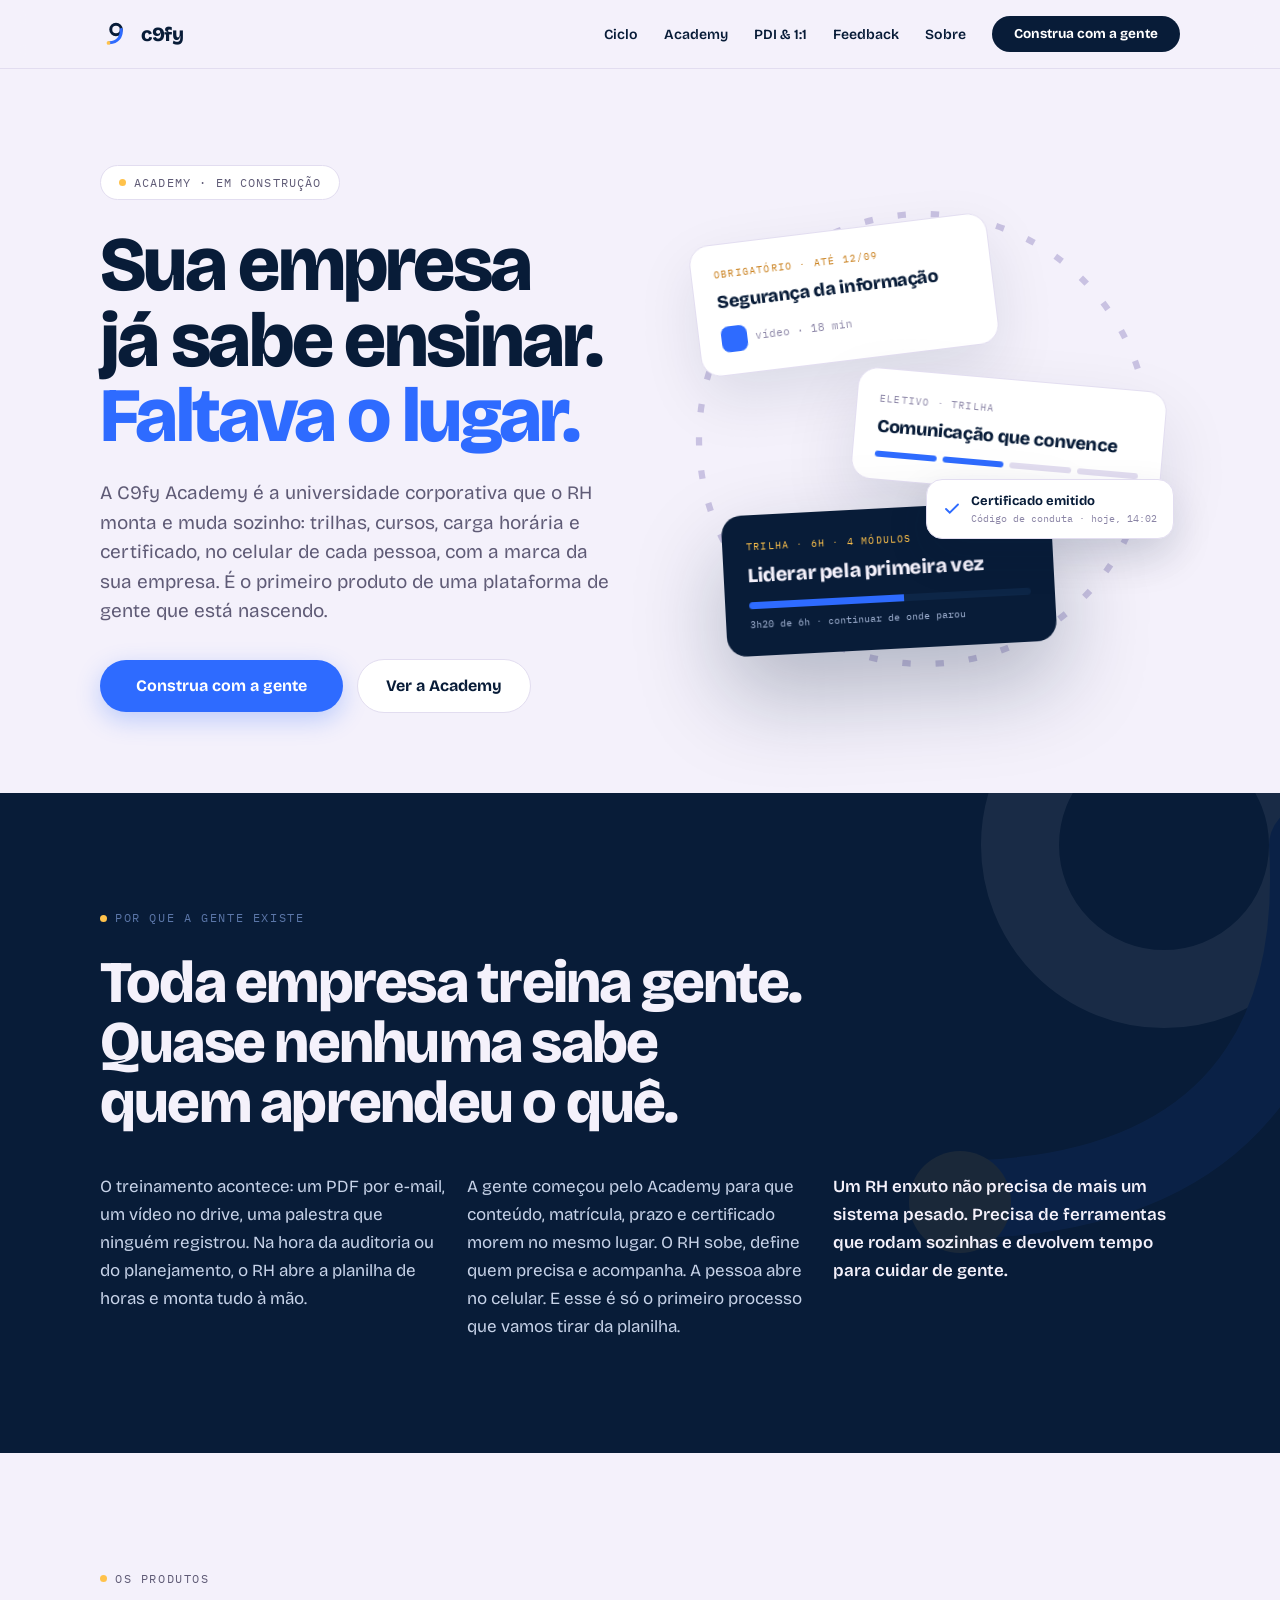
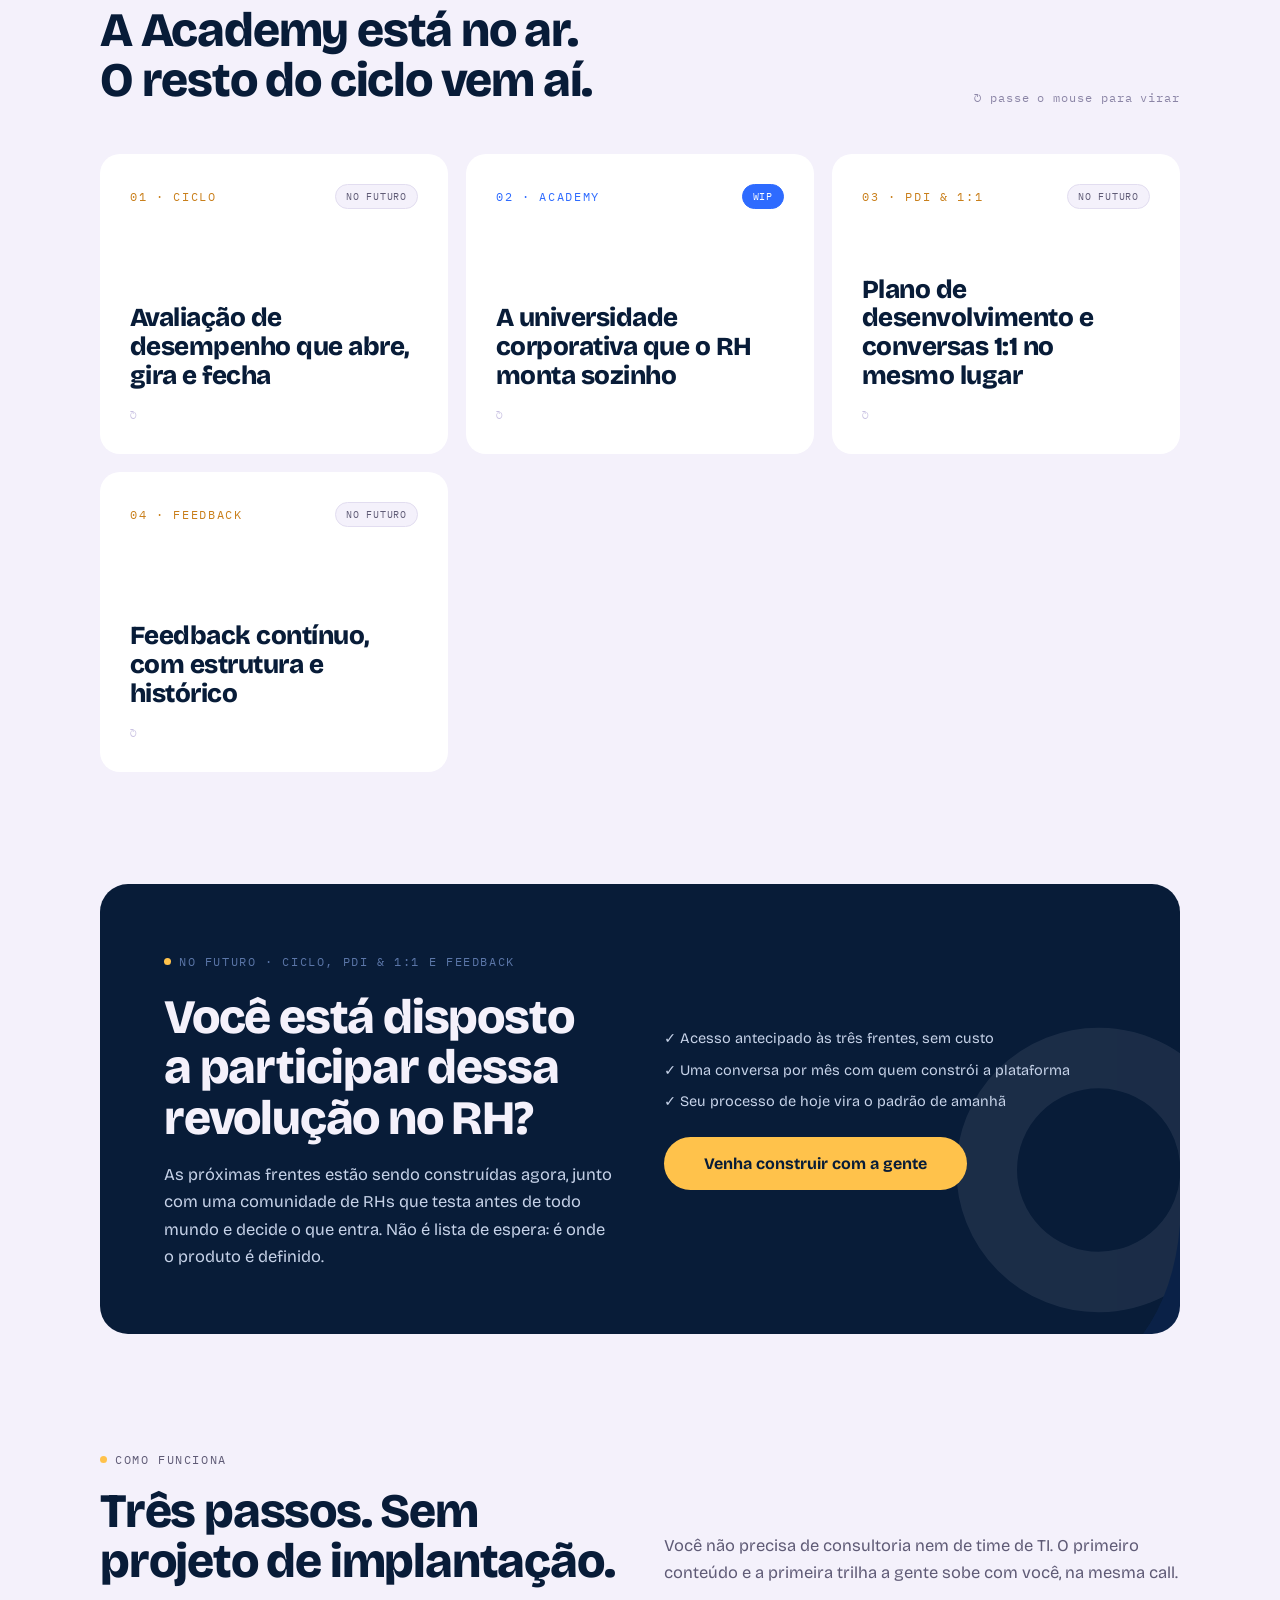
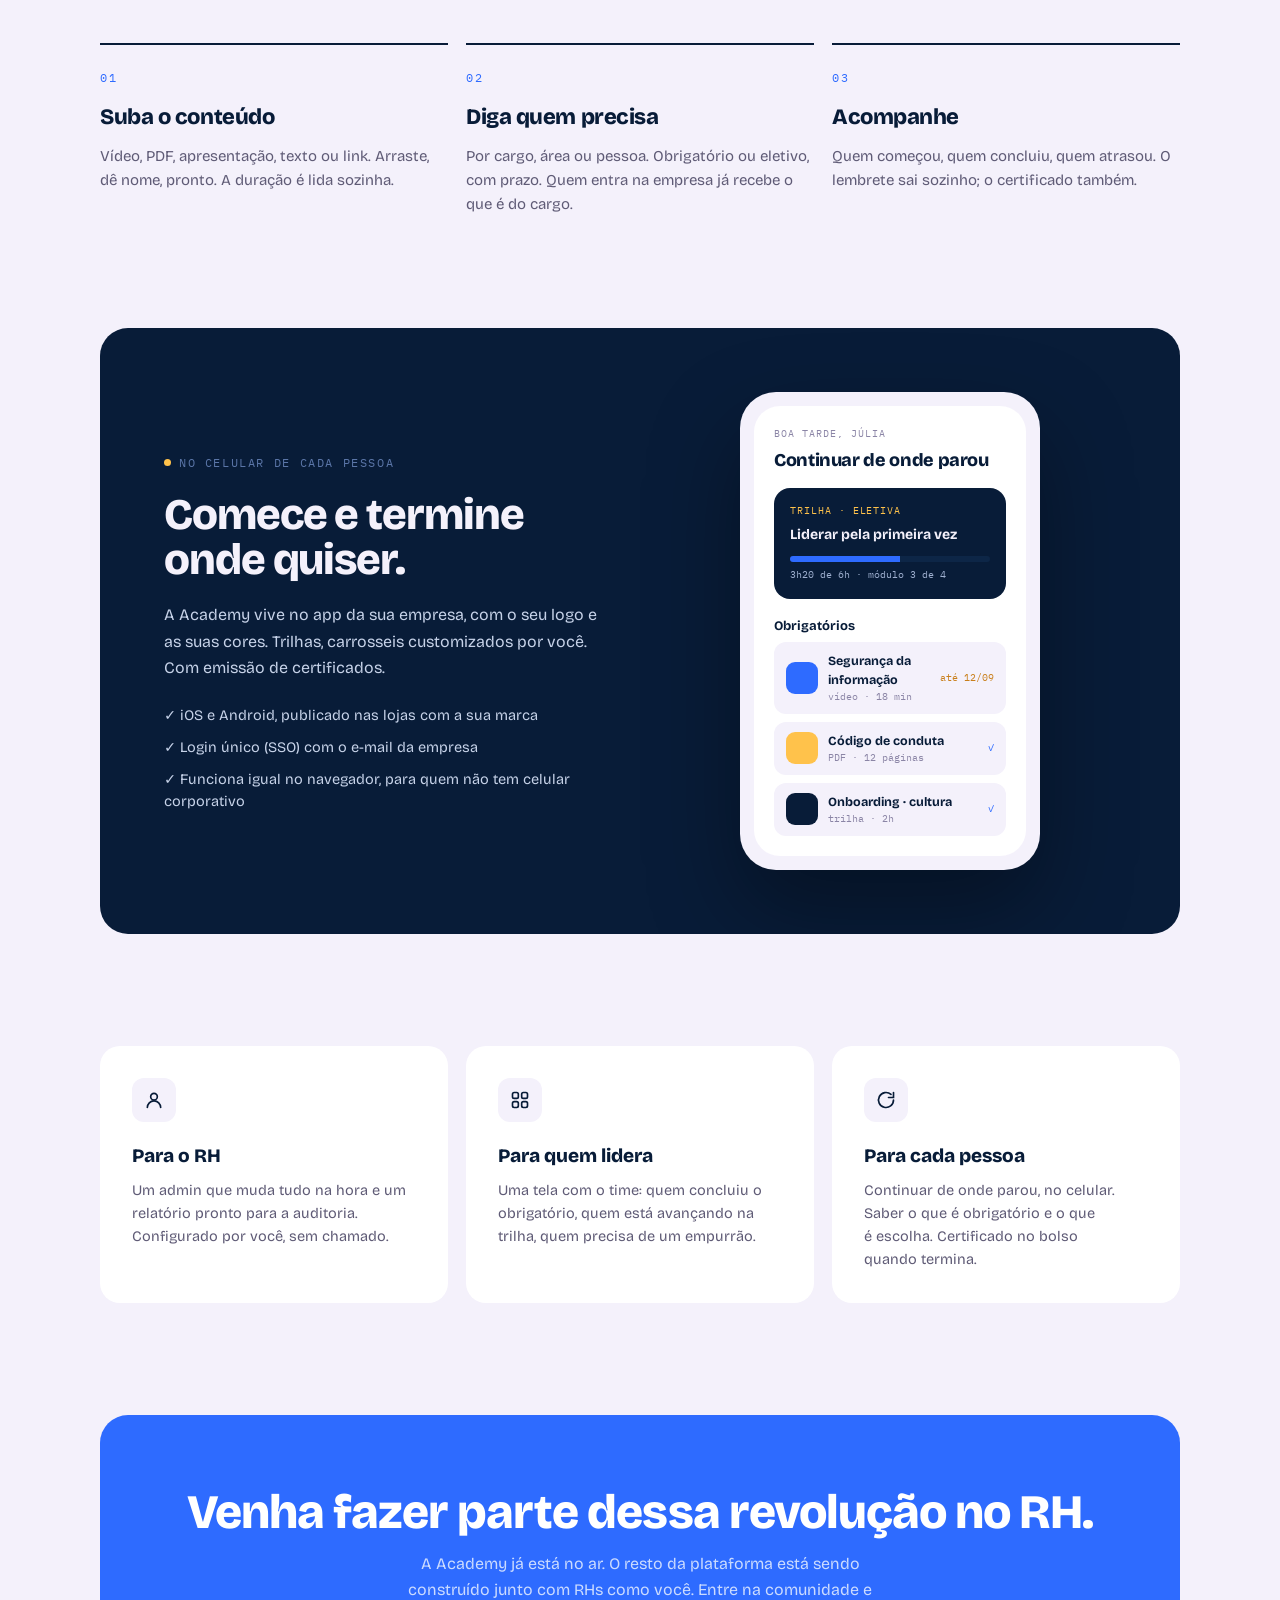
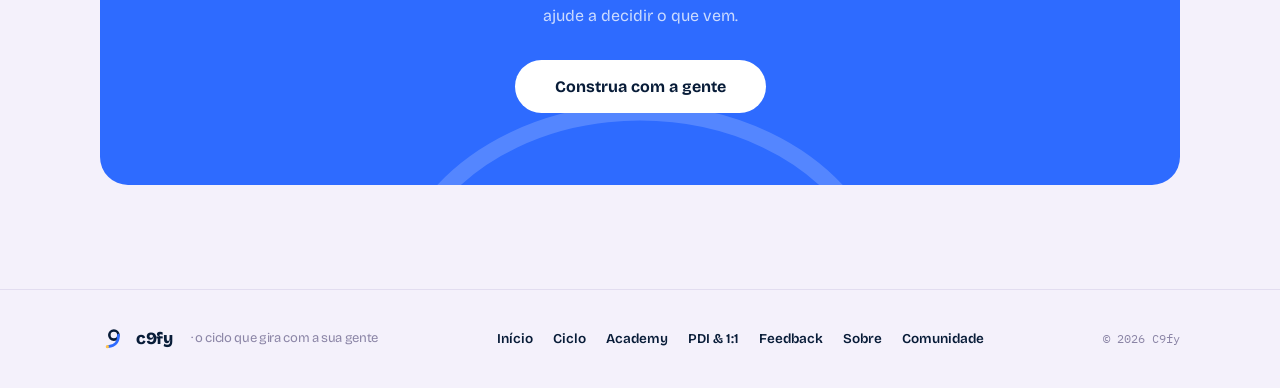
<file: index.html>
<!DOCTYPE html>
<html lang="pt-BR">
<head>
  <meta charset="utf-8">
  <meta name="viewport" content="width=device-width, initial-scale=1">
  <title>C9fy · Sua empresa já sabe ensinar. Faltava o lugar.</title>
  <meta name="description" content="A C9fy Academy é a universidade corporativa que o RH monta e muda sozinho: trilhas, cursos, carga horária e certificado, no celular de cada pessoa, com a marca da sua empresa.">
  <meta property="og:type" content="website">
  <meta property="og:site_name" content="C9fy">
  <meta property="og:locale" content="pt_BR">
  <meta property="og:title" content="C9fy · Sua empresa já sabe ensinar. Faltava o lugar.">
  <meta property="og:description" content="A C9fy Academy é a universidade corporativa que o RH monta e muda sozinho: trilhas, cursos, carga horária e certificado, no celular de cada pessoa, com a marca da sua empresa.">
  <meta property="og:url" content="https://c9fy.com/">
  <meta property="og:image" content="https://c9fy.com/assets/og-image.png">
  <meta property="og:image:width" content="1200">
  <meta property="og:image:height" content="630">
  <meta name="twitter:card" content="summary_large_image">
  <meta name="theme-color" content="#F4F1FB">
  <link rel="icon" type="image/png" href="assets/favicon.png">
  <link rel="apple-touch-icon" href="assets/favicon.png">
  <link rel="preconnect" href="https://fonts.googleapis.com">
  <link rel="preconnect" href="https://fonts.gstatic.com" crossorigin>
  <link href="https://fonts.googleapis.com/css2?family=Bricolage+Grotesque:opsz,wght@12..96,400;12..96,500;12..96,600;12..96,700;12..96,800&amp;family=IBM+Plex+Mono:wght@500;600&amp;display=swap" rel="stylesheet">
  <link rel="stylesheet" href="styles.css">
  <noscript><style>.nav__links{display:flex!important;position:static!important;flex-direction:row!important;gap:8px 20px!important;padding:0!important;border:0!important;box-shadow:none!important}.nav__toggle{display:none!important}</style></noscript>
</head>
<body>
<header class="site-header">
  <nav class="container nav" aria-label="Principal">
    <a class="brand" href="index.html" aria-current="page"><svg width="30" height="30" viewBox="0 0 120 120" aria-hidden="true" focusable="false"><circle cx="64" cy="42" r="21" fill="none" stroke="#081C38" stroke-width="12" stroke-linecap="round"></circle><path d="M 85 42 C 87 72 70 93 38 95" fill="none" stroke="#2E6BFF" stroke-width="12" stroke-linecap="round"></path><circle cx="34" cy="95.5" r="7.5" fill="#FFC24B"></circle></svg><span>c9fy</span></a>
    <button class="nav__toggle" type="button" aria-expanded="false" aria-controls="menu" aria-label="Abrir menu"><span></span><span></span><span></span></button>
    <ul class="nav__links" id="menu">
      <li><a href="produtos.html#ciclo">Ciclo</a></li>
      <li><a href="produtos.html#academy">Academy</a></li>
      <li><a href="produtos.html#pdi">PDI &amp; 1:1</a></li>
      <li><a href="produtos.html#feedback">Feedback</a></li>
      <li><a href="sobre.html">Sobre</a></li>
      <li><a class="btn btn--navy" href="comunidade.html">Construa com a gente</a></li>
    </ul>
  </nav>
</header>
<main>
<section class="hero container">
  <div class="hero__grid">
    <div>
      <span class="eyebrow eyebrow--pill">Academy · em construção</span>
      <h1 class="display">Sua empresa já sabe ensinar. <span class="accent">Faltava o lugar.</span></h1>
      <p class="lead">A C9fy Academy é a universidade corporativa que o RH monta e muda sozinho: trilhas, cursos, carga horária e certificado, no celular de cada pessoa, com a marca da sua empresa. É o primeiro produto de uma plataforma de gente que está nascendo.</p>
      <div class="actions">
        <a class="btn btn--primary" href="comunidade.html">Construa com a gente</a>
        <a class="btn btn--outline" href="produtos.html#academy">Ver a Academy</a>
      </div>
    </div>
    <div class="stack" data-tilt="14" aria-hidden="true"><div class="stack__inner" data-tilt-inner>
      <img class="stack__ring" src="assets/anel.svg" alt="">
      <div class="stack__card stack__card--a">
        <div class="stack__label stack__label--amber">OBRIGATÓRIO · ATÉ 12/09</div>
        <div class="stack__title">Segurança da informação</div>
        <div class="stack__meta"><span class="sq"></span><span>vídeo · 18 min</span></div>
      </div>
      <div class="stack__card stack__card--b">
        <div class="stack__label">ELETIVO · TRILHA</div>
        <div class="stack__title">Comunicação que convence</div>
        <div class="segs"><span class="on"></span><span class="on"></span><span></span><span></span></div>
      </div>
      <div class="stack__card stack__card--c">
        <div class="stack__label stack__label--honey">TRILHA · 6H · 4 MÓDULOS</div>
        <div class="stack__title">Liderar pela primeira vez</div>
        <div class="bar"><span class="w55"></span></div>
        <div class="stack__note">3h20 de 6h · continuar de onde parou</div>
      </div>
      <div class="chip"><img src="assets/icons/check.svg" alt=""><div><strong>Certificado emitido</strong><small>Código de conduta · hoje, 14:02</small></div></div>
    </div></div>
  </div>
</section>

<section class="manifesto">
  <img class="manifesto__mark" src="assets/marca-fundo.svg" alt="" aria-hidden="true">
  <div class="container">
    <span class="eyebrow eyebrow--light">Por que a gente existe</span>
    <h2 class="h2 h2--xl">Toda empresa treina gente. Quase nenhuma sabe quem aprendeu o quê.</h2>
    <div class="manifesto__cols">
      <p>O treinamento acontece: um PDF por e-mail, um vídeo no drive, uma palestra que ninguém registrou. Na hora da auditoria ou do planejamento, o RH abre a planilha de horas e monta tudo à mão.</p>
      <p>A gente começou pelo Academy para que conteúdo, matrícula, prazo e certificado morem no mesmo lugar. O RH sobe, define quem precisa e acompanha. A pessoa abre no celular. E esse é só o primeiro processo que vamos tirar da planilha.</p>
      <p class="strong">Um RH enxuto não precisa de mais um sistema pesado. Precisa de ferramentas que rodam sozinhas e devolvem tempo para cuidar de gente.</p>
    </div>
  </div>
</section>

<section class="section container" id="produtos">
  <div class="section-head">
    <div>
      <span class="eyebrow">Os produtos</span>
      <h2 class="h2">A Academy está no ar. O resto do ciclo vem aí.</h2>
    </div>
    <span class="hint">↻ passe o mouse para virar</span>
  </div>
  <div class="grid-cards">
    <article class="flip" data-tilt="9" tabindex="0">
      <div class="flip__inner" data-tilt-inner>
        <div class="flip__face flip__front">
          <div class="flip__top"><span class="tag">01 · CICLO</span><span class="badge">NO FUTURO</span></div>
          <div><h3>Avaliação de desempenho que abre, gira e fecha</h3><div class="flip__turn">↻</div></div>
        </div>
        <div class="flip__face flip__back">
          <span class="tag">01 · CICLO</span>
          <div><p>Autoavaliação, pares, líder e ascendente. Calibração 9-box com o comitê. Cada etapa com prazo e lembrete, tudo por competência.</p><a href="comunidade.html">Venha construir com a gente →</a></div>
        </div>
      </div>
    </article>
    <article class="flip" data-tilt="9" tabindex="0">
      <div class="flip__inner" data-tilt-inner>
        <div class="flip__face flip__front">
          <div class="flip__top"><span class="tag tag--electric">02 · ACADEMY</span><span class="badge badge--live">WIP</span></div>
          <div><h3>A universidade corporativa que o RH monta sozinho</h3><div class="flip__turn">↻</div></div>
        </div>
        <div class="flip__face flip__back flip__back--electric">
          <span class="tag">02 · ACADEMY</span>
          <div><p>Cursos e trilhas em cinco formatos, obrigatórios ou eletivos. Carga horária que se soma sozinha e certificado com a sua marca.</p><a href="produtos.html#academy">Ver a Academy →</a></div>
        </div>
      </div>
    </article>
    <article class="flip" data-tilt="9" tabindex="0">
      <div class="flip__inner" data-tilt-inner>
        <div class="flip__face flip__front">
          <div class="flip__top"><span class="tag">03 · PDI &amp; 1:1</span><span class="badge">NO FUTURO</span></div>
          <div><h3>Plano de desenvolvimento e conversas 1:1 no mesmo lugar</h3><div class="flip__turn">↻</div></div>
        </div>
        <div class="flip__face flip__back">
          <span class="tag">03 · PDI &amp; 1:1 (ONE A ONE)</span>
          <div><p>Metas e ações assinadas por gestor e pessoa. Conversas 1:1 com pauta, registro e próximo passo, sem caderno.</p><a href="comunidade.html">Venha construir com a gente →</a></div>
        </div>
      </div>
    </article>
    <article class="flip" data-tilt="9" tabindex="0">
      <div class="flip__inner" data-tilt-inner>
        <div class="flip__face flip__front">
          <div class="flip__top"><span class="tag">04 · FEEDBACK</span><span class="badge">NO FUTURO</span></div>
          <div><h3>Feedback contínuo, com estrutura e histórico</h3><div class="flip__turn">↻</div></div>
        </div>
        <div class="flip__face flip__back">
          <span class="tag">04 · FEEDBACK</span>
          <div><p>Pedir, dar e registrar feedback a qualquer momento, com estrutura. Tudo fica no histórico da pessoa.</p><a href="comunidade.html">Venha construir com a gente →</a></div>
        </div>
      </div>
    </article>
  </div>
</section>

<section class="section container" id="revolucao">
  <div class="band" data-tilt="4"><div class="glare" data-glare></div>
    <img class="band__mark" src="assets/marca-fundo.svg" alt="" aria-hidden="true">
    <div class="band__grid">
      <div>
        <span class="eyebrow eyebrow--light">NO FUTURO · Ciclo, PDI &amp; 1:1 e Feedback</span>
        <h2 class="h2">Você está disposto a participar dessa revolução no RH?</h2>
        <p>As próximas frentes estão sendo construídas agora, junto com uma comunidade de RHs que testa antes de todo mundo e decide o que entra. Não é lista de espera: é onde o produto é definido.</p>
      </div>
      <div class="band__side">
        <ul class="checklist">
          <li>✓ Acesso antecipado às três frentes, sem custo</li>
          <li>✓ Uma conversa por mês com quem constrói a plataforma</li>
          <li>✓ Seu processo de hoje vira o padrão de amanhã</li>
        </ul>
        <a class="btn btn--honey" href="comunidade.html">Venha construir com a gente</a>
      </div>
    </div>
  </div>
</section>

<section class="section container">
  <div class="steps-head">
    <div>
      <span class="eyebrow">Como funciona</span>
      <h2 class="h2">Três passos. Sem projeto de implantação.</h2>
    </div>
    <p>Você não precisa de consultoria nem de time de TI. O primeiro conteúdo e a primeira trilha a gente sobe com você, na mesma call.</p>
  </div>
  <ol class="grid-cards">
    <li class="step"><div class="step__num">01</div><h3>Suba o conteúdo</h3><p>Vídeo, PDF, apresentação, texto ou link. Arraste, dê nome, pronto. A duração é lida sozinha.</p></li>
    <li class="step"><div class="step__num">02</div><h3>Diga quem precisa</h3><p>Por cargo, área ou pessoa. Obrigatório ou eletivo, com prazo. Quem entra na empresa já recebe o que é do cargo.</p></li>
    <li class="step"><div class="step__num">03</div><h3>Acompanhe</h3><p>Quem começou, quem concluiu, quem atrasou. O lembrete sai sozinho; o certificado também.</p></li>
  </ol>
</section>

<section class="section container">
  <div class="band band__grid">
    <div>
      <span class="eyebrow eyebrow--light">No celular de cada pessoa</span>
      <h2 class="h2 h2--md">Comece e termine onde quiser.</h2>
      <p class="mb">A Academy vive no app da sua empresa, com o seu logo e as suas cores. Trilhas, carrosseis customizados por você. Com emissão de certificados.</p>
      <ul class="checklist">
        <li>✓ iOS e Android, publicado nas lojas com a sua marca</li>
        <li>✓ Login único (SSO) com o e-mail da empresa</li>
        <li>✓ Funciona igual no navegador, para quem não tem celular corporativo</li>
      </ul>
    </div>
    <div class="phone-wrap">
      <div class="phone" data-tilt="8" aria-hidden="true"><div class="glare" data-glare></div>
        <div class="phone__screen">
          <div class="phone__head"><div class="phone__greet">BOA TARDE, JÚLIA</div><div class="phone__title">Continuar de onde parou</div></div>
          <div class="phone__feature">
            <div class="lbl">TRILHA · ELETIVA</div>
            <div class="ttl">Liderar pela primeira vez</div>
            <div class="bar"><span class="w55"></span></div>
            <div class="note">3h20 de 6h · módulo 3 de 4</div>
          </div>
          <div class="phone__section">Obrigatórios</div>
          <ul class="phone__list">
            <li class="prow"><span class="prow__ic"></span><div class="prow__body"><div class="prow__name">Segurança da informação</div><div class="prow__meta">vídeo · 18 min</div></div><span class="prow__end">até 12/09</span></li>
            <li class="prow"><span class="prow__ic prow__ic--honey"></span><div class="prow__body"><div class="prow__name">Código de conduta</div><div class="prow__meta">PDF · 12 páginas</div></div><span class="prow__end prow__end--electric">✓</span></li>
            <li class="prow"><span class="prow__ic prow__ic--navy"></span><div class="prow__body"><div class="prow__name">Onboarding · cultura</div><div class="prow__meta">trilha · 2h</div></div><span class="prow__end prow__end--electric">✓</span></li>
          </ul>
        </div>
      </div>
    </div>
  </div>
</section>

<section class="section section--pb container">
  <h2 class="sr-only">Para quem</h2>
  <div class="grid-cards">
    <article class="card" data-tilt="7"><div class="glare" data-glare></div><div class="card__icon"><img src="assets/icons/pessoa.svg" alt=""></div><h3>Para o RH</h3><p>Um admin que muda tudo na hora e um relatório pronto para a auditoria. Configurado por você, sem chamado.</p></article>
    <article class="card" data-tilt="7"><div class="glare" data-glare></div><div class="card__icon"><img src="assets/icons/grade.svg" alt=""></div><h3>Para quem lidera</h3><p>Uma tela com o time: quem concluiu o obrigatório, quem está avançando na trilha, quem precisa de um empurrão.</p></article>
    <article class="card" data-tilt="7"><div class="glare" data-glare></div><div class="card__icon"><img src="assets/icons/ciclo.svg" alt=""></div><h3>Para cada pessoa</h3><p>Continuar de onde parou, no celular. Saber o que é obrigatório e o que é escolha. Certificado no bolso quando termina.</p></article>
  </div>
</section>

<section class="cta cta--tight">
  <div class="container">
    <div class="cta__box" data-tilt="4"><div class="glare" data-glare></div>
      <img class="cta__arc" src="assets/arco.svg" alt="" aria-hidden="true">
      <h2>Venha fazer parte dessa revolução no RH.</h2>
      <p>A Academy já está no ar. O resto da plataforma está sendo construído junto com RHs como você. Entre na comunidade e ajude a decidir o que vem.</p>
      <a class="btn btn--white" href="comunidade.html">Construa com a gente</a>
    </div>
  </div>
</section>
</main>
<footer class="site-footer">
  <div class="container footer">
    <a class="footer__brand" href="index.html"><svg width="26" height="26" viewBox="0 0 120 120" aria-hidden="true" focusable="false"><circle cx="64" cy="42" r="21" fill="none" stroke="#081C38" stroke-width="12" stroke-linecap="round"></circle><path d="M 85 42 C 87 72 70 93 38 95" fill="none" stroke="#2E6BFF" stroke-width="12" stroke-linecap="round"></path><circle cx="34" cy="95.5" r="7.5" fill="#FFC24B"></circle></svg><span>c9fy</span><span class="footer__tag">· o ciclo que gira com a sua gente</span></a>
    <ul class="footer__links">
      <li><a href="index.html">Início</a></li>
      <li><a href="produtos.html#ciclo">Ciclo</a></li>
      <li><a href="produtos.html#academy">Academy</a></li>
      <li><a href="produtos.html#pdi">PDI &amp; 1:1</a></li>
      <li><a href="produtos.html#feedback">Feedback</a></li>
      <li><a href="sobre.html">Sobre</a></li>
      <li><a href="comunidade.html">Comunidade</a></li>
    </ul>
    <span class="footer__copy">© 2026 C9fy</span>
  </div>
</footer>
<script src="script.js" defer></script>
</body>
</html>
</file>
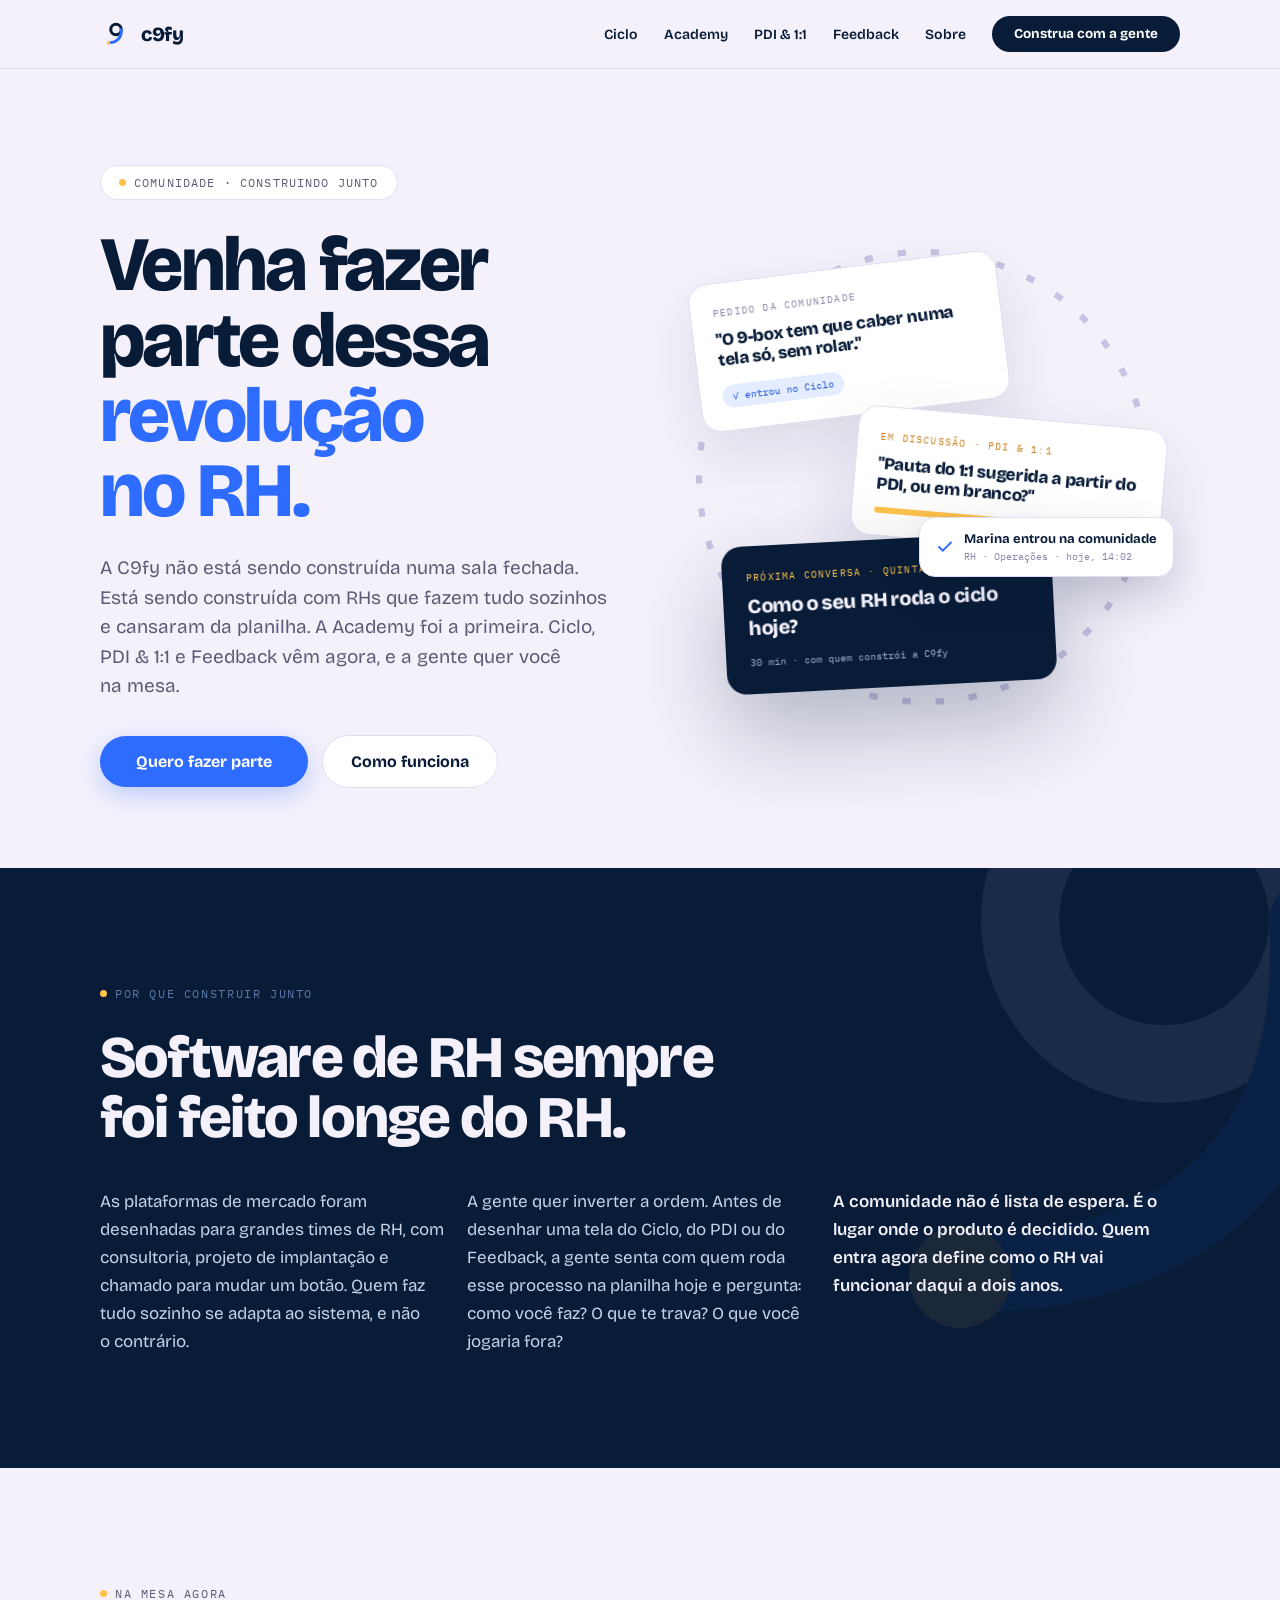
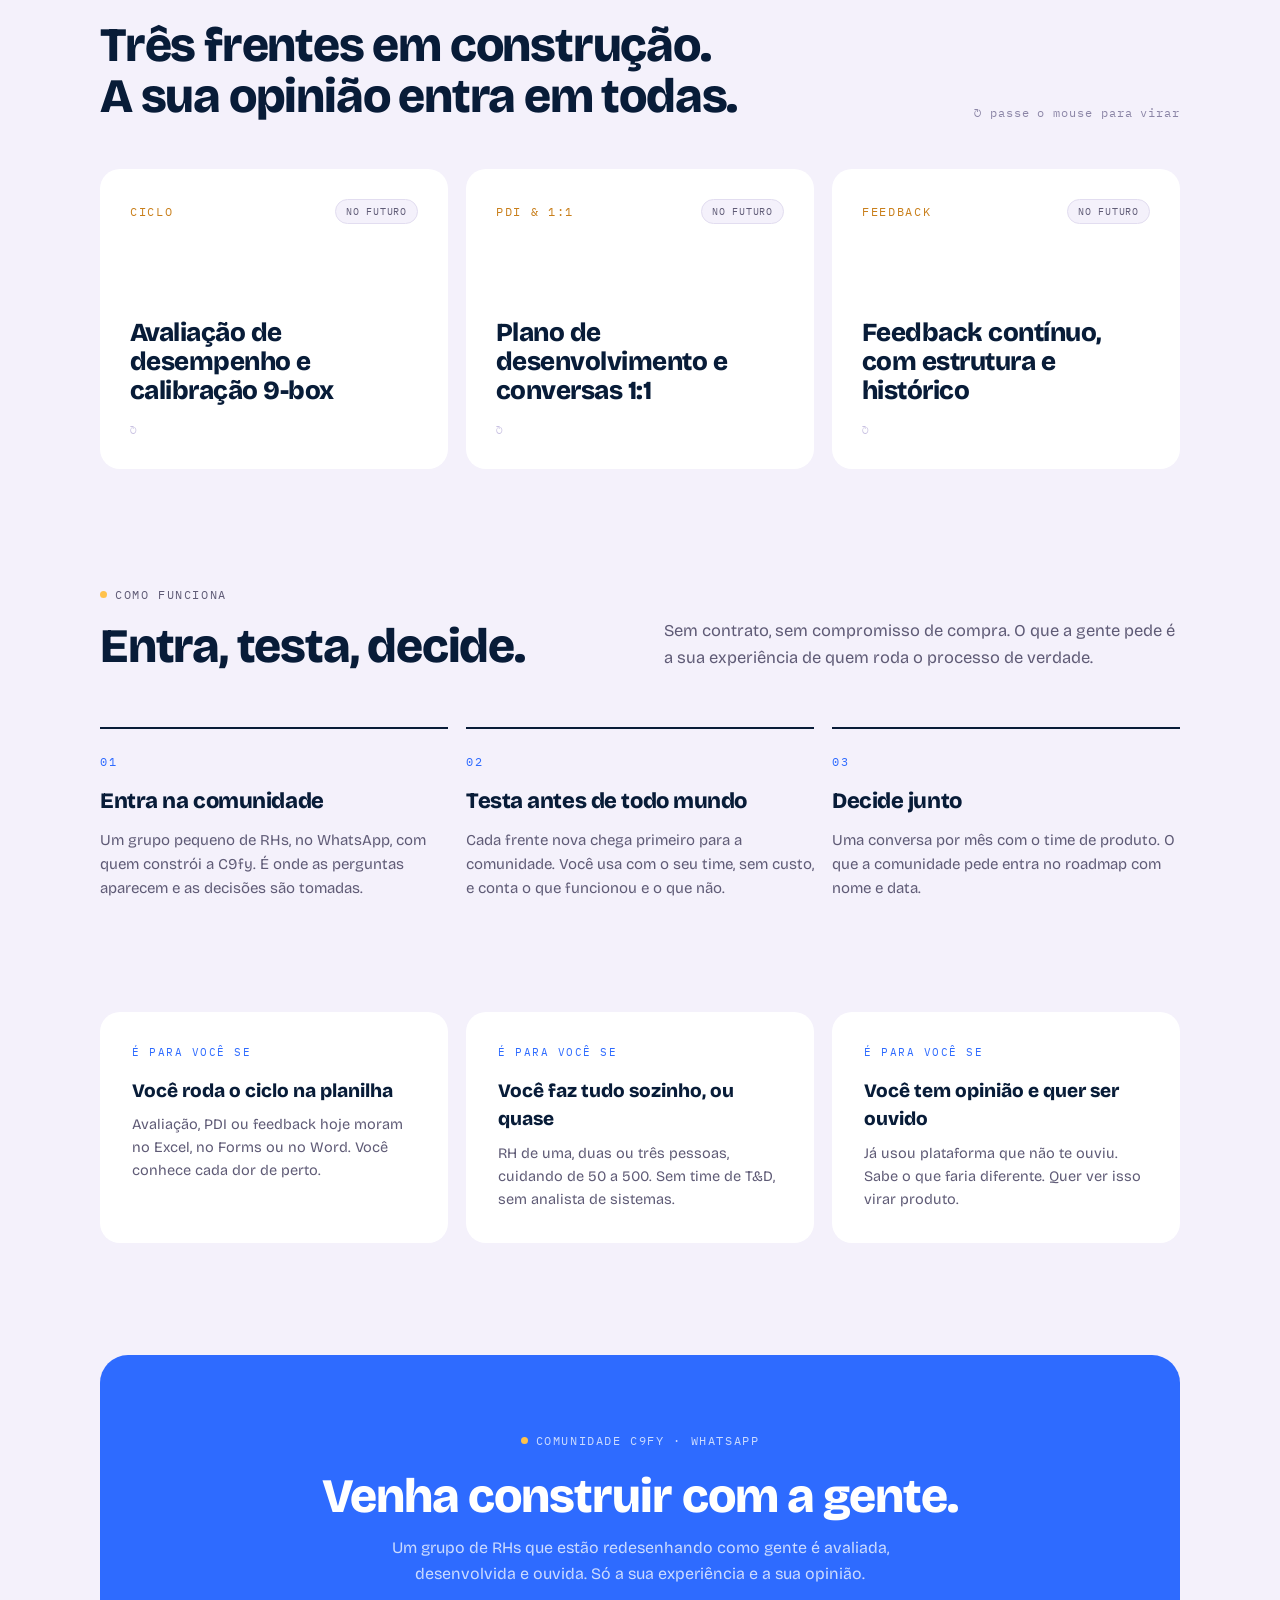
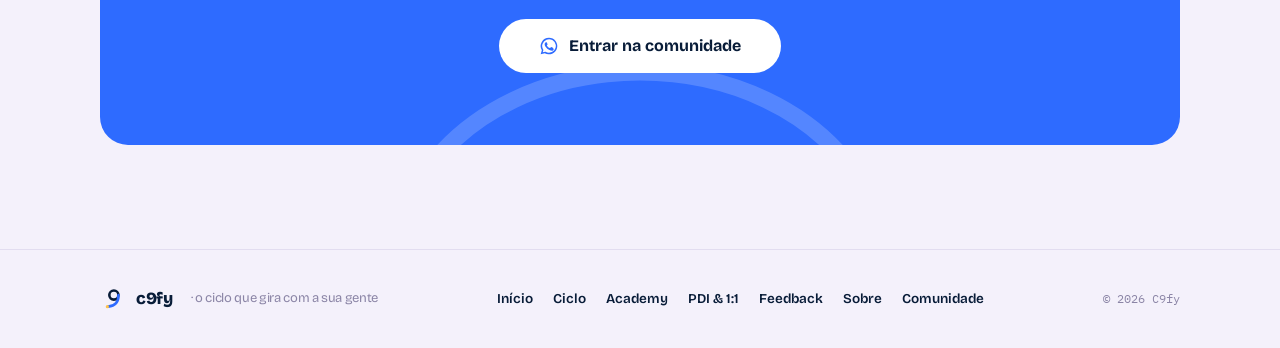
<file: comunidade.html>
<!DOCTYPE html>
<html lang="pt-BR">
<head>
  <meta charset="utf-8">
  <meta name="viewport" content="width=device-width, initial-scale=1">
  <title>Comunidade · C9fy</title>
  <meta name="description" content="Um grupo de RHs que testa antes de todo mundo e decide o que entra na C9fy. Venha construir com a gente.">
  <meta property="og:type" content="website">
  <meta property="og:site_name" content="C9fy">
  <meta property="og:locale" content="pt_BR">
  <meta property="og:title" content="Comunidade · C9fy">
  <meta property="og:description" content="Um grupo de RHs que testa antes de todo mundo e decide o que entra na C9fy. Venha construir com a gente.">
  <meta property="og:url" content="https://c9fy.com/comunidade.html">
  <meta property="og:image" content="https://c9fy.com/assets/og-image.png">
  <meta property="og:image:width" content="1200">
  <meta property="og:image:height" content="630">
  <meta name="twitter:card" content="summary_large_image">
  <meta name="theme-color" content="#F4F1FB">
  <link rel="icon" type="image/png" href="assets/favicon.png">
  <link rel="apple-touch-icon" href="assets/favicon.png">
  <link rel="preconnect" href="https://fonts.googleapis.com">
  <link rel="preconnect" href="https://fonts.gstatic.com" crossorigin>
  <link href="https://fonts.googleapis.com/css2?family=Bricolage+Grotesque:opsz,wght@12..96,400;12..96,500;12..96,600;12..96,700;12..96,800&amp;family=IBM+Plex+Mono:wght@500;600&amp;display=swap" rel="stylesheet">
  <link rel="stylesheet" href="styles.css">
  <noscript><style>.nav__links{display:flex!important;position:static!important;flex-direction:row!important;gap:8px 20px!important;padding:0!important;border:0!important;box-shadow:none!important}.nav__toggle{display:none!important}</style></noscript>
</head>
<body>
<header class="site-header">
  <nav class="container nav" aria-label="Principal">
    <a class="brand" href="index.html"><svg width="30" height="30" viewBox="0 0 120 120" aria-hidden="true" focusable="false"><circle cx="64" cy="42" r="21" fill="none" stroke="#081C38" stroke-width="12" stroke-linecap="round"></circle><path d="M 85 42 C 87 72 70 93 38 95" fill="none" stroke="#2E6BFF" stroke-width="12" stroke-linecap="round"></path><circle cx="34" cy="95.5" r="7.5" fill="#FFC24B"></circle></svg><span>c9fy</span></a>
    <button class="nav__toggle" type="button" aria-expanded="false" aria-controls="menu" aria-label="Abrir menu"><span></span><span></span><span></span></button>
    <ul class="nav__links" id="menu">
      <li><a href="produtos.html#ciclo">Ciclo</a></li>
      <li><a href="produtos.html#academy">Academy</a></li>
      <li><a href="produtos.html#pdi">PDI &amp; 1:1</a></li>
      <li><a href="produtos.html#feedback">Feedback</a></li>
      <li><a href="sobre.html">Sobre</a></li>
      <li><a class="btn btn--navy" href="comunidade.html" aria-current="page">Construa com a gente</a></li>
    </ul>
  </nav>
</header>
<main>
<section class="hero container">
  <div class="hero__grid">
    <div>
      <span class="eyebrow eyebrow--pill">Comunidade · construindo junto</span>
      <h1 class="display">Venha fazer parte dessa <span class="accent">revolução no RH.</span></h1>
      <p class="lead">A C9fy não está sendo construída numa sala fechada. Está sendo construída com RHs que fazem tudo sozinhos e cansaram da planilha. A Academy foi a primeira. Ciclo, PDI &amp; 1:1 e Feedback vêm agora, e a gente quer você na mesa.</p>
      <div class="actions">
        <a class="btn btn--primary" href="#entrar">Quero fazer parte</a>
        <a class="btn btn--outline" href="#como">Como funciona</a>
      </div>
    </div>
    <div class="stack stack--wide" data-tilt="14" aria-hidden="true"><div class="stack__inner" data-tilt-inner>
      <img class="stack__ring" src="assets/anel.svg" alt="">
      <div class="stack__card stack__card--a">
        <div class="stack__label">PEDIDO DA COMUNIDADE</div>
        <div class="stack__title stack__title--quote">"O 9-box tem que caber numa tela só, sem rolar."</div>
        <span class="stack__ok">✓ entrou no Ciclo</span>
      </div>
      <div class="stack__card stack__card--b">
        <div class="stack__label stack__label--amber">EM DISCUSSÃO · PDI &amp; 1:1</div>
        <div class="stack__title stack__title--quote">"Pauta do 1:1 sugerida a partir do PDI, ou em branco?"</div>
        <div class="segs"><span class="on on--honey"></span><span></span></div>
      </div>
      <div class="stack__card stack__card--c">
        <div class="stack__label stack__label--honey">PRÓXIMA CONVERSA · QUINTA, 18H</div>
        <div class="stack__title">Como o seu RH roda o ciclo hoje?</div>
        <div class="stack__note">30 min · com quem constrói a C9fy</div>
      </div>
      <div class="chip"><img src="assets/icons/check.svg" alt=""><div><strong>Marina entrou na comunidade</strong><small>RH · Operações · hoje, 14:02</small></div></div>
    </div></div>
  </div>
</section>

<section class="manifesto">
  <img class="manifesto__mark" src="assets/marca-fundo.svg" alt="" aria-hidden="true">
  <div class="container">
    <span class="eyebrow eyebrow--light">Por que construir junto</span>
    <h2 class="h2 h2--xl">Software de RH sempre foi feito longe do RH.</h2>
    <div class="manifesto__cols">
      <p>As plataformas de mercado foram desenhadas para grandes times de RH, com consultoria, projeto de implantação e chamado para mudar um botão. Quem faz tudo sozinho se adapta ao sistema, e não o contrário.</p>
      <p>A gente quer inverter a ordem. Antes de desenhar uma tela do Ciclo, do PDI ou do Feedback, a gente senta com quem roda esse processo na planilha hoje e pergunta: como você faz? O que te trava? O que você jogaria fora?</p>
      <p class="strong">A comunidade não é lista de espera. É o lugar onde o produto é decidido. Quem entra agora define como o RH vai funcionar daqui a dois anos.</p>
    </div>
  </div>
</section>

<section class="section container">
  <div class="section-head">
    <div>
      <span class="eyebrow">Na mesa agora</span>
      <h2 class="h2">Três frentes em construção. A sua opinião entra em todas.</h2>
    </div>
    <span class="hint">↻ passe o mouse para virar</span>
  </div>
  <div class="grid-cards grid-cards--wide">
    <article class="flip" data-tilt="9" tabindex="0">
      <div class="flip__inner" data-tilt-inner>
        <div class="flip__face flip__front">
          <div class="flip__top"><span class="tag">CICLO</span><span class="badge">NO FUTURO</span></div>
          <div><h3>Avaliação de desempenho e calibração 9-box</h3><div class="flip__turn">↻</div></div>
        </div>
        <div class="flip__face flip__back">
          <span class="tag">CICLO · O QUE A COMUNIDADE DECIDE</span>
          <ul class="flip__list"><li>· Quais etapas são padrão e quais são opcionais</li><li>· Como a calibração acontece ao vivo com o comitê</li><li>· O que o colaborador vê do próprio resultado</li></ul>
        </div>
      </div>
    </article>
    <article class="flip" data-tilt="9" tabindex="0">
      <div class="flip__inner" data-tilt-inner>
        <div class="flip__face flip__front">
          <div class="flip__top"><span class="tag">PDI &amp; 1:1</span><span class="badge">NO FUTURO</span></div>
          <div><h3>Plano de desenvolvimento e conversas 1:1</h3><div class="flip__turn">↻</div></div>
        </div>
        <div class="flip__face flip__back">
          <span class="tag">PDI &amp; 1:1 · O QUE A COMUNIDADE DECIDE</span>
          <ul class="flip__list"><li>· O modelo de PDI: metas, ações, competências ou os três</li><li>· Pauta do 1:1 sugerida ou em branco</li><li>· Quem assina, quem vê, quem cobra</li></ul>
        </div>
      </div>
    </article>
    <article class="flip" data-tilt="9" tabindex="0">
      <div class="flip__inner" data-tilt-inner>
        <div class="flip__face flip__front">
          <div class="flip__top"><span class="tag">FEEDBACK</span><span class="badge">NO FUTURO</span></div>
          <div><h3>Feedback contínuo, com estrutura e histórico</h3><div class="flip__turn">↻</div></div>
        </div>
        <div class="flip__face flip__back">
          <span class="tag">FEEDBACK · O QUE A COMUNIDADE DECIDE</span>
          <ul class="flip__list"><li>· Qual estrutura de feedback a gente adota</li><li>· Feedback anônimo: sim, não ou depende</li><li>· Como ele entra na avaliação do ciclo</li></ul>
        </div>
      </div>
    </article>
  </div>
</section>

<section class="section container" id="como">
  <div class="steps-head">
    <div>
      <span class="eyebrow">Como funciona</span>
      <h2 class="h2">Entra, testa, decide.</h2>
    </div>
    <p>Sem contrato, sem compromisso de compra. O que a gente pede é a sua experiência de quem roda o processo de verdade.</p>
  </div>
  <ol class="grid-cards">
    <li class="step"><div class="step__num">01</div><h3>Entra na comunidade</h3><p>Um grupo pequeno de RHs, no WhatsApp, com quem constrói a C9fy. É onde as perguntas aparecem e as decisões são tomadas.</p></li>
    <li class="step"><div class="step__num">02</div><h3>Testa antes de todo mundo</h3><p>Cada frente nova chega primeiro para a comunidade. Você usa com o seu time, sem custo, e conta o que funcionou e o que não.</p></li>
    <li class="step"><div class="step__num">03</div><h3>Decide junto</h3><p>Uma conversa por mês com o time de produto. O que a comunidade pede entra no roadmap com nome e data.</p></li>
  </ol>
</section>

<section class="section container">
  <h2 class="sr-only">Para quem é a comunidade</h2>
  <div class="grid-cards">
    <article class="card" data-tilt="7"><div class="glare" data-glare></div><div class="card__kicker">É PARA VOCÊ SE</div><h3>Você roda o ciclo na planilha</h3><p>Avaliação, PDI ou feedback hoje moram no Excel, no Forms ou no Word. Você conhece cada dor de perto.</p></article>
    <article class="card" data-tilt="7"><div class="glare" data-glare></div><div class="card__kicker">É PARA VOCÊ SE</div><h3>Você faz tudo sozinho, ou quase</h3><p>RH de uma, duas ou três pessoas, cuidando de 50 a 500. Sem time de T&amp;D, sem analista de sistemas.</p></article>
    <article class="card" data-tilt="7"><div class="glare" data-glare></div><div class="card__kicker">É PARA VOCÊ SE</div><h3>Você tem opinião e quer ser ouvido</h3><p>Já usou plataforma que não te ouviu. Sabe o que faria diferente. Quer ver isso virar produto.</p></article>
  </div>
</section>

<section class="cta" id="entrar">
  <div class="container">
    <div class="cta__box" data-tilt="4"><div class="glare" data-glare></div>
      <img class="cta__arc" src="assets/arco.svg" alt="" aria-hidden="true">
      <span class="eyebrow eyebrow--sky">Comunidade C9fy · WhatsApp</span>
      <h2>Venha construir com a gente.</h2>
      <p class="w">Um grupo de RHs que estão redesenhando como gente é avaliada, desenvolvida e ouvida. Só a sua experiência e a sua opinião.</p>
      <div class="cta__actions">
        <a class="btn btn--white" href="https://chat.whatsapp.com/IDivVUg4mQg0okalDfb07i" target="_blank" rel="noopener"><img src="assets/icons/whatsapp.svg" alt="">Entrar na comunidade</a>
      </div>
    </div>
  </div>
</section>
</main>
<footer class="site-footer">
  <div class="container footer">
    <a class="footer__brand" href="index.html"><svg width="26" height="26" viewBox="0 0 120 120" aria-hidden="true" focusable="false"><circle cx="64" cy="42" r="21" fill="none" stroke="#081C38" stroke-width="12" stroke-linecap="round"></circle><path d="M 85 42 C 87 72 70 93 38 95" fill="none" stroke="#2E6BFF" stroke-width="12" stroke-linecap="round"></path><circle cx="34" cy="95.5" r="7.5" fill="#FFC24B"></circle></svg><span>c9fy</span><span class="footer__tag">· o ciclo que gira com a sua gente</span></a>
    <ul class="footer__links">
      <li><a href="index.html">Início</a></li>
      <li><a href="produtos.html#ciclo">Ciclo</a></li>
      <li><a href="produtos.html#academy">Academy</a></li>
      <li><a href="produtos.html#pdi">PDI &amp; 1:1</a></li>
      <li><a href="produtos.html#feedback">Feedback</a></li>
      <li><a href="sobre.html">Sobre</a></li>
      <li><a href="comunidade.html">Comunidade</a></li>
    </ul>
    <span class="footer__copy">© 2026 C9fy</span>
  </div>
</footer>
<script src="script.js" defer></script>
</body>
</html>
</file>
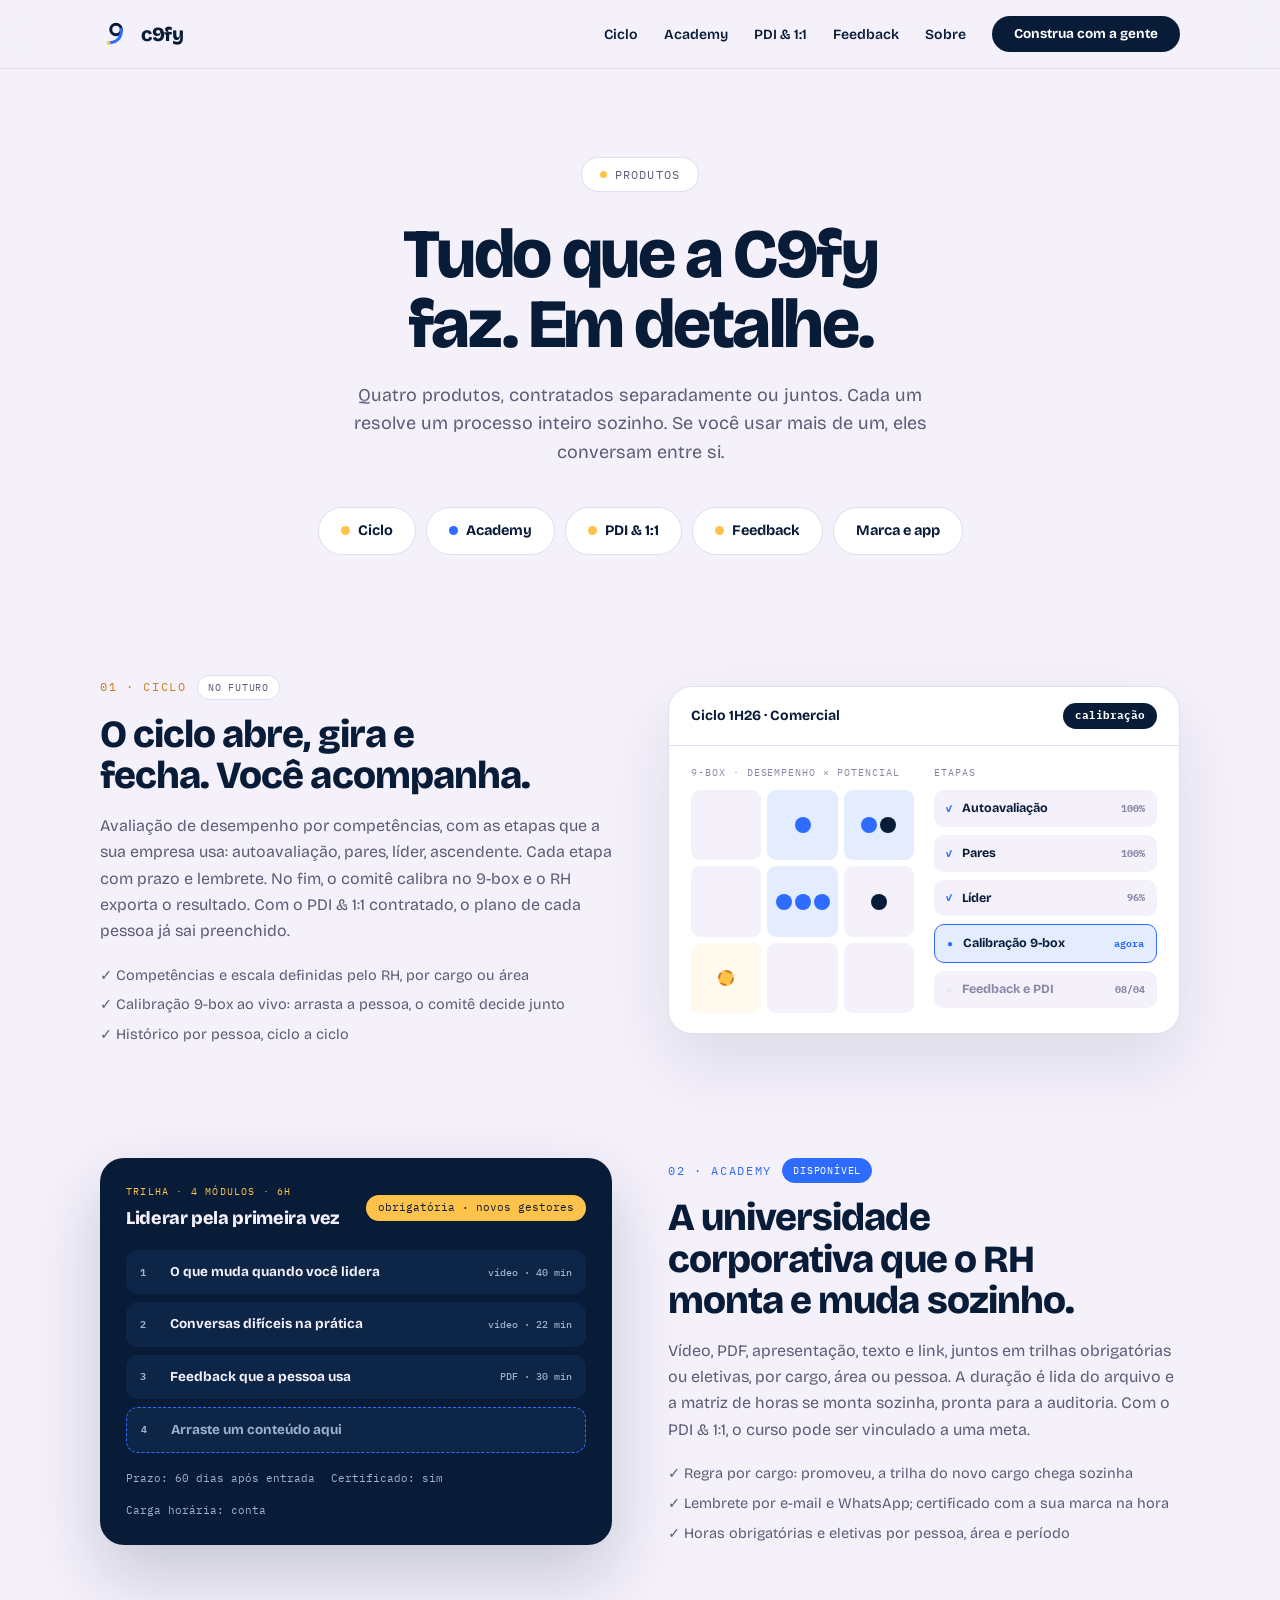
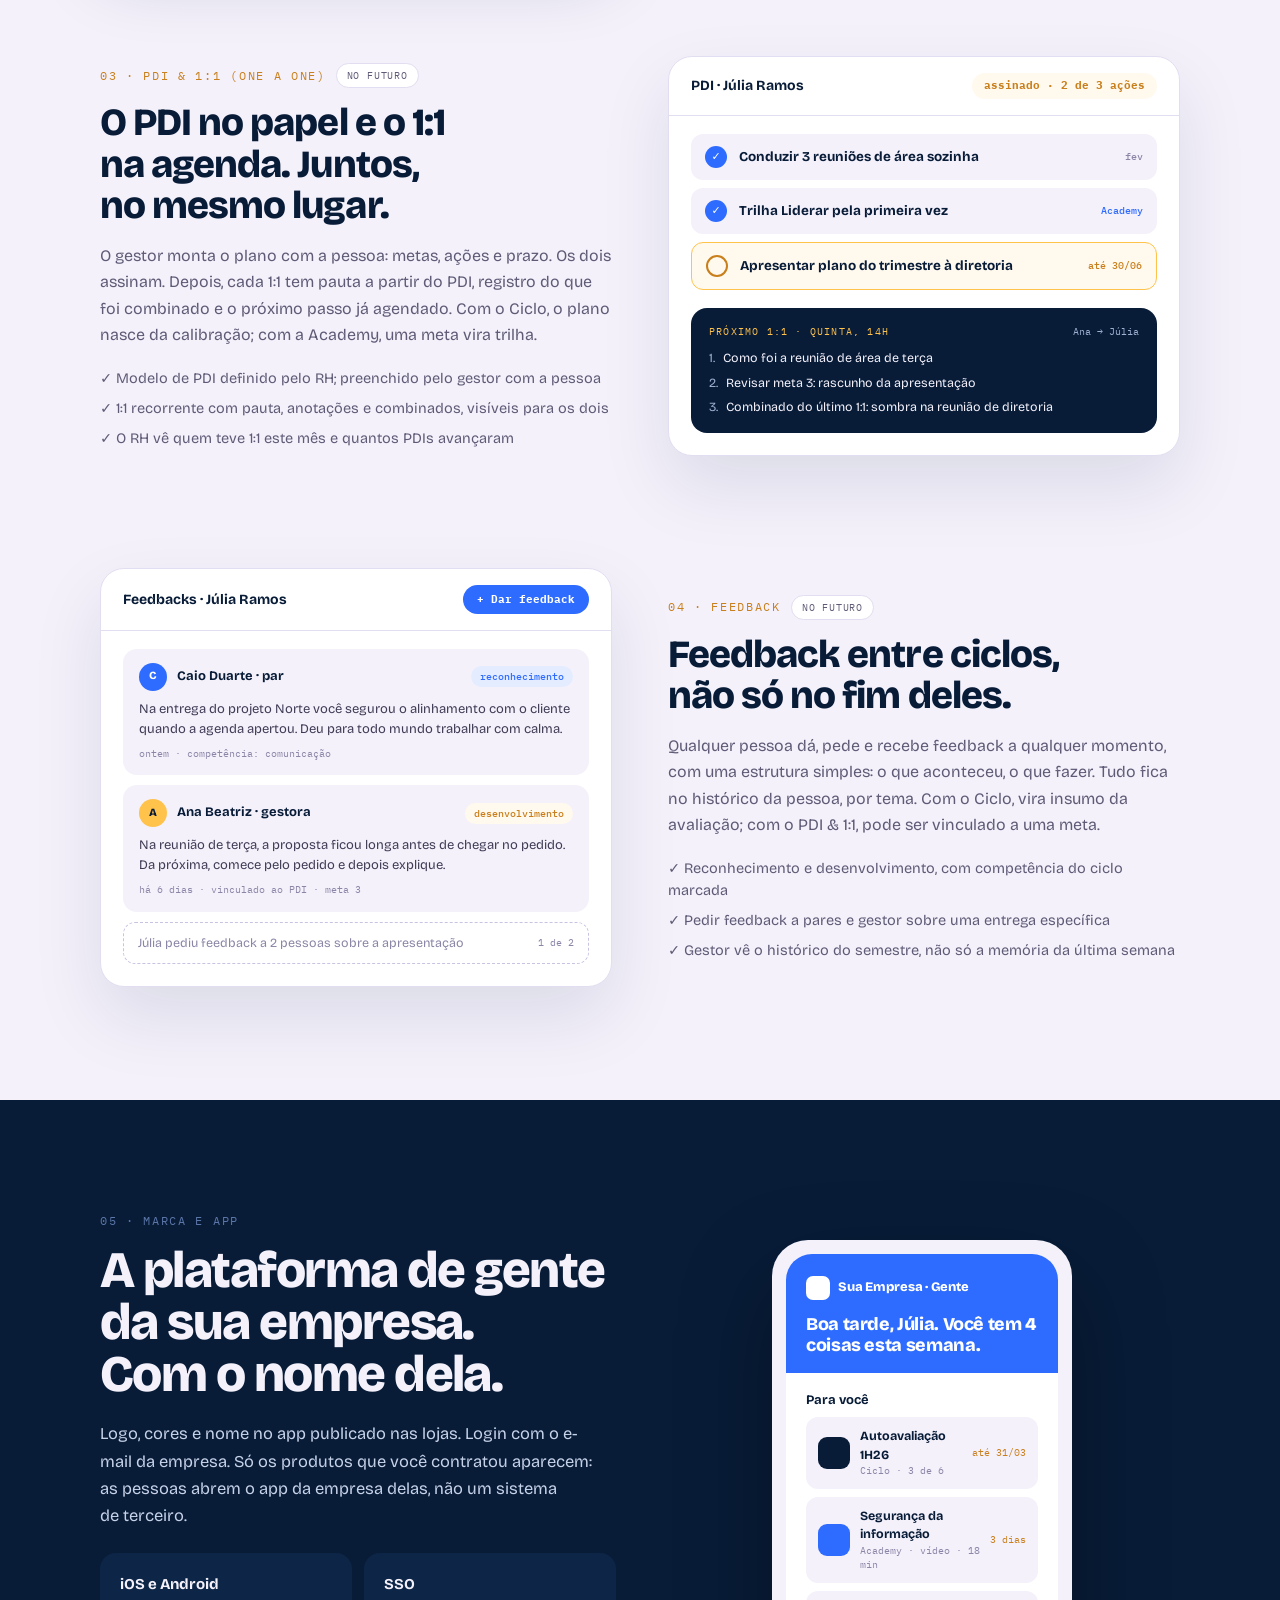
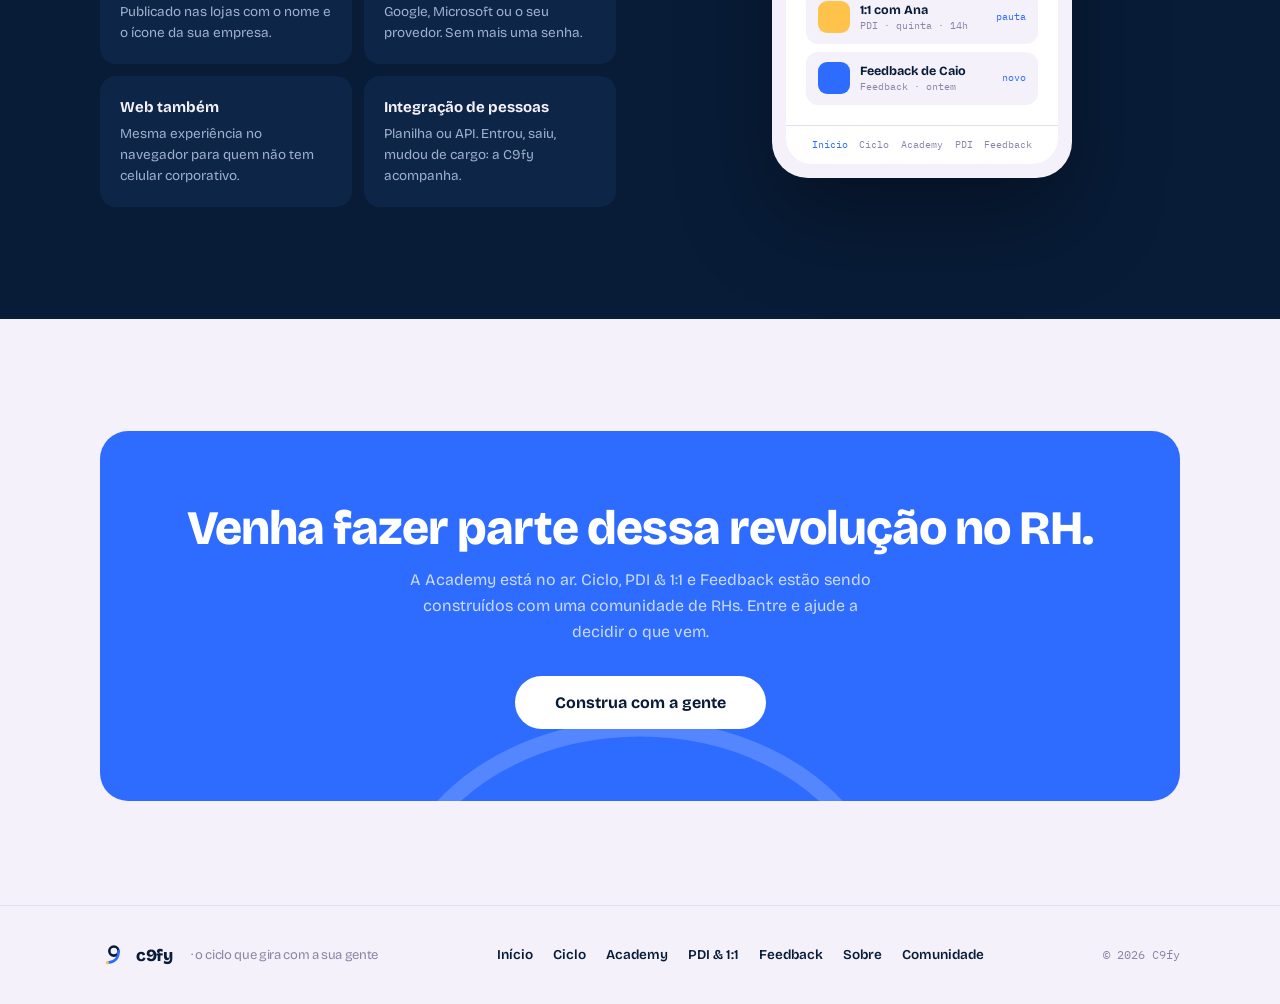
<file: produtos.html>
<!DOCTYPE html>
<html lang="pt-BR">
<head>
  <meta charset="utf-8">
  <meta name="viewport" content="width=device-width, initial-scale=1">
  <title>Produtos · C9fy</title>
  <meta name="description" content="Ciclo, Academy, PDI & 1:1 e Feedback: quatro produtos que o RH monta e muda sozinho, com a marca da empresa, no celular de cada pessoa.">
  <meta property="og:type" content="website">
  <meta property="og:site_name" content="C9fy">
  <meta property="og:locale" content="pt_BR">
  <meta property="og:title" content="Produtos · C9fy">
  <meta property="og:description" content="Ciclo, Academy, PDI & 1:1 e Feedback: quatro produtos que o RH monta e muda sozinho, com a marca da empresa, no celular de cada pessoa.">
  <meta property="og:url" content="https://c9fy.com/produtos.html">
  <meta property="og:image" content="https://c9fy.com/assets/og-image.png">
  <meta property="og:image:width" content="1200">
  <meta property="og:image:height" content="630">
  <meta name="twitter:card" content="summary_large_image">
  <meta name="theme-color" content="#F4F1FB">
  <link rel="icon" type="image/png" href="assets/favicon.png">
  <link rel="apple-touch-icon" href="assets/favicon.png">
  <link rel="preconnect" href="https://fonts.googleapis.com">
  <link rel="preconnect" href="https://fonts.gstatic.com" crossorigin>
  <link href="https://fonts.googleapis.com/css2?family=Bricolage+Grotesque:opsz,wght@12..96,400;12..96,500;12..96,600;12..96,700;12..96,800&amp;family=IBM+Plex+Mono:wght@500;600&amp;display=swap" rel="stylesheet">
  <link rel="stylesheet" href="styles.css">
  <noscript><style>.nav__links{display:flex!important;position:static!important;flex-direction:row!important;gap:8px 20px!important;padding:0!important;border:0!important;box-shadow:none!important}.nav__toggle{display:none!important}</style></noscript>
</head>
<body>
<header class="site-header">
  <nav class="container nav" aria-label="Principal">
    <a class="brand" href="index.html"><svg width="30" height="30" viewBox="0 0 120 120" aria-hidden="true" focusable="false"><circle cx="64" cy="42" r="21" fill="none" stroke="#081C38" stroke-width="12" stroke-linecap="round"></circle><path d="M 85 42 C 87 72 70 93 38 95" fill="none" stroke="#2E6BFF" stroke-width="12" stroke-linecap="round"></path><circle cx="34" cy="95.5" r="7.5" fill="#FFC24B"></circle></svg><span>c9fy</span></a>
    <button class="nav__toggle" type="button" aria-expanded="false" aria-controls="menu" aria-label="Abrir menu"><span></span><span></span><span></span></button>
    <ul class="nav__links" id="menu">
      <li><a href="produtos.html#ciclo">Ciclo</a></li>
      <li><a href="produtos.html#academy">Academy</a></li>
      <li><a href="produtos.html#pdi">PDI &amp; 1:1</a></li>
      <li><a href="produtos.html#feedback">Feedback</a></li>
      <li><a href="sobre.html">Sobre</a></li>
      <li><a class="btn btn--navy" href="comunidade.html">Construa com a gente</a></li>
    </ul>
  </nav>
</header>
<main>
<section class="hero hero--center container">
  <span class="eyebrow eyebrow--pill">Produtos</span>
  <h1 class="display">Tudo que a C9fy faz. Em detalhe.</h1>
  <p class="lead">Quatro produtos, contratados separadamente ou juntos. Cada um resolve um processo inteiro sozinho. Se você usar mais de um, eles conversam entre si.</p>
  <nav class="pills" aria-label="Produtos nesta página">
    <a class="pill" href="#ciclo"><span class="pill__dot"></span>Ciclo</a>
    <a class="pill" href="#academy"><span class="pill__dot pill__dot--electric"></span>Academy</a>
    <a class="pill" href="#pdi"><span class="pill__dot"></span>PDI &amp; 1:1</a>
    <a class="pill" href="#feedback"><span class="pill__dot"></span>Feedback</a>
    <a class="pill" href="#marca">Marca e app</a>
  </nav>
</section>

<section class="feature feature--first container" id="ciclo">
  <div class="feature__grid">
    <div class="feature__text">
      <div class="feature__meta"><span class="tag">01 · CICLO</span><span class="badge badge--white">NO FUTURO</span></div>
      <h2 class="h2 h2--feature">O ciclo abre, gira e fecha. Você acompanha.</h2>
      <p class="text">Avaliação de desempenho por competências, com as etapas que a sua empresa usa: autoavaliação, pares, líder, ascendente. Cada etapa com prazo e lembrete. No fim, o comitê calibra no 9-box e o RH exporta o resultado. Com o PDI &amp; 1:1 contratado, o plano de cada pessoa já sai preenchido.</p>
      <ul class="checklist checklist--muted">
        <li>✓ Competências e escala definidas pelo RH, por cargo ou área</li>
        <li>✓ Calibração 9-box ao vivo: arrasta a pessoa, o comitê decide junto</li>
        <li>✓ Histórico por pessoa, ciclo a ciclo</li>
      </ul>
    </div>
    <div class="mock" data-tilt="7" aria-hidden="true"><div class="glare" data-glare></div>
      <div class="mock__head"><span>Ciclo 1H26 · Comercial</span><span class="pill-tag pill-tag--navy">calibração</span></div>
      <div class="mock__body">
        <div>
          <div class="mock__lbl">9-BOX · DESEMPENHO × POTENCIAL</div>
          <div class="ninebox">
            <div></div>
            <div class="hi"><span class="dotp"></span></div>
            <div class="hi"><span class="dotp"></span><span class="dotp dotp--navy"></span></div>
            <div></div>
            <div class="hi"><span class="dotp"></span><span class="dotp"></span><span class="dotp"></span></div>
            <div><span class="dotp dotp--navy"></span></div>
            <div class="warm"><span class="dotp dotp--honey"></span></div>
            <div></div>
            <div></div>
          </div>
        </div>
        <div class="stages">
          <div class="mock__lbl">ETAPAS</div>
          <div class="stage"><span class="mono st">✓</span><span class="name">Autoavaliação</span><span class="mono">100%</span></div>
          <div class="stage"><span class="mono st">✓</span><span class="name">Pares</span><span class="mono">100%</span></div>
          <div class="stage"><span class="mono st">✓</span><span class="name">Líder</span><span class="mono">96%</span></div>
          <div class="stage stage--now"><span class="mono st">●</span><span class="name">Calibração 9-box</span><span class="mono">agora</span></div>
          <div class="stage stage--next"><span class="mono st">○</span><span class="name">Feedback e PDI</span><span class="mono">08/04</span></div>
        </div>
      </div>
    </div>
  </div>
</section>

<section class="feature container" id="academy">
  <div class="feature__grid feature__grid--flip">
    <div class="mock mock--dark" data-tilt="7" aria-hidden="true"><div class="glare" data-glare></div>
      <div class="trail__head">
        <div><div class="trail__lbl">TRILHA · 4 MÓDULOS · 6H</div><div class="trail__title">Liderar pela primeira vez</div></div>
        <span class="pill-tag pill-tag--honey">obrigatória · novos gestores</span>
      </div>
      <ul class="trail__list">
        <li class="trail__item"><span class="n">1</span><span class="name">O que muda quando você lidera</span><span class="dur">vídeo · 40 min</span></li>
        <li class="trail__item"><span class="n">2</span><span class="name">Conversas difíceis na prática</span><span class="dur">vídeo · 22 min</span></li>
        <li class="trail__item"><span class="n">3</span><span class="name">Feedback que a pessoa usa</span><span class="dur">PDF · 30 min</span></li>
        <li class="trail__item trail__item--drop"><span class="n">4</span><span class="name">Arraste um conteúdo aqui</span></li>
      </ul>
      <div class="trail__foot"><span>Prazo: 60 dias após entrada</span><span>Certificado: sim</span><span>Carga horária: conta</span></div>
    </div>
    <div class="feature__text">
      <div class="feature__meta"><span class="tag tag--electric">02 · ACADEMY</span><span class="badge badge--live">DISPONÍVEL</span></div>
      <h2 class="h2 h2--feature">A universidade corporativa que o RH monta e muda sozinho.</h2>
      <p class="text">Vídeo, PDF, apresentação, texto e link, juntos em trilhas obrigatórias ou eletivas, por cargo, área ou pessoa. A duração é lida do arquivo e a matriz de horas se monta sozinha, pronta para a auditoria. Com o PDI &amp; 1:1, o curso pode ser vinculado a uma meta.</p>
      <ul class="checklist checklist--muted">
        <li>✓ Regra por cargo: promoveu, a trilha do novo cargo chega sozinha</li>
        <li>✓ Lembrete por e-mail e WhatsApp; certificado com a sua marca na hora</li>
        <li>✓ Horas obrigatórias e eletivas por pessoa, área e período</li>
      </ul>
    </div>
  </div>
</section>

<section class="feature container" id="pdi">
  <div class="feature__grid">
    <div class="feature__text">
      <div class="feature__meta"><span class="tag">03 · PDI &amp; 1:1 (ONE A ONE)</span><span class="badge badge--white">NO FUTURO</span></div>
      <h2 class="h2 h2--feature">O PDI no papel e o 1:1 na agenda. Juntos, no mesmo lugar.</h2>
      <p class="text">O gestor monta o plano com a pessoa: metas, ações e prazo. Os dois assinam. Depois, cada 1:1 tem pauta a partir do PDI, registro do que foi combinado e o próximo passo já agendado. Com o Ciclo, o plano nasce da calibração; com a Academy, uma meta vira trilha.</p>
      <ul class="checklist checklist--muted">
        <li>✓ Modelo de PDI definido pelo RH; preenchido pelo gestor com a pessoa</li>
        <li>✓ 1:1 recorrente com pauta, anotações e combinados, visíveis para os dois</li>
        <li>✓ O RH vê quem teve 1:1 este mês e quantos PDIs avançaram</li>
      </ul>
    </div>
    <div class="mock" data-tilt="7" aria-hidden="true"><div class="glare" data-glare></div>
      <div class="mock__head"><span>PDI · Júlia Ramos</span><span class="pill-tag pill-tag--amber">assinado · 2 de 3 ações</span></div>
      <div class="pdi__list">
        <div class="goal"><span class="tick">✓</span><span class="name">Conduzir 3 reuniões de área sozinha</span><span class="when">fev</span></div>
        <div class="goal"><span class="tick">✓</span><span class="name">Trilha Liderar pela primeira vez</span><span class="when when--electric">Academy</span></div>
        <div class="goal goal--open"><span class="tick tick--open"></span><span class="name">Apresentar plano do trimestre à diretoria</span><span class="when when--amber">até 30/06</span></div>
      </div>
      <div class="agenda">
        <div class="agenda__head"><span class="lbl">PRÓXIMO 1:1 · QUINTA, 14H</span><span class="who">Ana → Júlia</span></div>
        <ol>
          <li><span>1.</span>Como foi a reunião de área de terça</li>
          <li><span>2.</span>Revisar meta 3: rascunho da apresentação</li>
          <li><span>3.</span>Combinado do último 1:1: sombra na reunião de diretoria</li>
        </ol>
      </div>
    </div>
  </div>
</section>

<section class="feature container" id="feedback">
  <div class="feature__grid feature__grid--flip">
    <div class="mock" data-tilt="7" aria-hidden="true"><div class="glare" data-glare></div>
      <div class="mock__head"><span>Feedbacks · Júlia Ramos</span><span class="pill-tag pill-tag--electric">+ Dar feedback</span></div>
      <div class="fb__list">
        <div class="fb">
          <div class="fb__head"><span class="avatar">C</span><span class="name">Caio Duarte · par</span><span class="fb__kind">reconhecimento</span></div>
          <p>Na entrega do projeto Norte você segurou o alinhamento com o cliente quando a agenda apertou. Deu para todo mundo trabalhar com calma.</p>
          <div class="fb__meta">ontem · competência: comunicação</div>
        </div>
        <div class="fb">
          <div class="fb__head"><span class="avatar avatar--honey">A</span><span class="name">Ana Beatriz · gestora</span><span class="fb__kind fb__kind--amber">desenvolvimento</span></div>
          <p>Na reunião de terça, a proposta ficou longa antes de chegar no pedido. Da próxima, comece pelo pedido e depois explique.</p>
          <div class="fb__meta">há 6 dias · vinculado ao PDI · meta 3</div>
        </div>
        <div class="fb__ask"><span>Júlia pediu feedback a 2 pessoas sobre a apresentação</span><span class="mono">1 de 2</span></div>
      </div>
    </div>
    <div class="feature__text">
      <div class="feature__meta"><span class="tag">04 · FEEDBACK</span><span class="badge badge--white">NO FUTURO</span></div>
      <h2 class="h2 h2--feature">Feedback entre ciclos, não só no fim deles.</h2>
      <p class="text">Qualquer pessoa dá, pede e recebe feedback a qualquer momento, com uma estrutura simples: o que aconteceu, o que fazer. Tudo fica no histórico da pessoa, por tema. Com o Ciclo, vira insumo da avaliação; com o PDI &amp; 1:1, pode ser vinculado a uma meta.</p>
      <ul class="checklist checklist--muted">
        <li>✓ Reconhecimento e desenvolvimento, com competência do ciclo marcada</li>
        <li>✓ Pedir feedback a pares e gestor sobre uma entrega específica</li>
        <li>✓ Gestor vê o histórico do semestre, não só a memória da última semana</li>
      </ul>
    </div>
  </div>
</section>

<section class="marca" id="marca">
  <div class="container band__grid">
    <div>
      <span class="tag">05 · MARCA E APP</span>
      <h2 class="h2 h2--marca">A plataforma de gente da sua empresa. Com o nome dela.</h2>
      <p class="text">Logo, cores e nome no app publicado nas lojas. Login com o e-mail da empresa. Só os produtos que você contratou aparecem: as pessoas abrem o app da empresa delas, não um sistema de terceiro.</p>
      <div class="tiles">
        <div class="tile"><h3>iOS e Android</h3><p>Publicado nas lojas com o nome e o ícone da sua empresa.</p></div>
        <div class="tile"><h3>SSO</h3><p>Google, Microsoft ou o seu provedor. Sem mais uma senha.</p></div>
        <div class="tile"><h3>Web também</h3><p>Mesma experiência no navegador para quem não tem celular corporativo.</p></div>
        <div class="tile"><h3>Integração de pessoas</h3><p>Planilha ou API. Entrou, saiu, mudou de cargo: a C9fy acompanha.</p></div>
      </div>
    </div>
    <div class="phone-wrap">
      <div class="phone" data-tilt="8" aria-hidden="true"><div class="glare" data-glare></div>
        <div class="phone__screen">
          <div class="phone__brand">
            <div class="phone__app"><span></span>Sua Empresa · Gente</div>
            <div class="phone__title">Boa tarde, Júlia. Você tem 4 coisas esta semana.</div>
          </div>
          <div class="phone__section">Para você</div>
          <ul class="phone__list">
            <li class="prow"><span class="prow__ic prow__ic--navy"></span><div class="prow__body"><div class="prow__name">Autoavaliação 1H26</div><div class="prow__meta">Ciclo · 3 de 6</div></div><span class="prow__end">até 31/03</span></li>
            <li class="prow"><span class="prow__ic"></span><div class="prow__body"><div class="prow__name">Segurança da informação</div><div class="prow__meta">Academy · vídeo · 18 min</div></div><span class="prow__end">3 dias</span></li>
            <li class="prow"><span class="prow__ic prow__ic--honey"></span><div class="prow__body"><div class="prow__name">1:1 com Ana</div><div class="prow__meta">PDI · quinta · 14h</div></div><span class="prow__end prow__end--electric">pauta</span></li>
            <li class="prow"><span class="prow__ic"></span><div class="prow__body"><div class="prow__name">Feedback de Caio</div><div class="prow__meta">Feedback · ontem</div></div><span class="prow__end prow__end--electric">novo</span></li>
          </ul>
          <div class="phone__tabs"><span class="on">Início</span><span>Ciclo</span><span>Academy</span><span>PDI</span><span>Feedback</span></div>
        </div>
      </div>
    </div>
  </div>
</section>

<section class="cta">
  <div class="container">
    <div class="cta__box" data-tilt="4"><div class="glare" data-glare></div>
      <img class="cta__arc" src="assets/arco.svg" alt="" aria-hidden="true">
      <h2>Venha fazer parte dessa revolução no RH.</h2>
      <p>A Academy está no ar. Ciclo, PDI &amp; 1:1 e Feedback estão sendo construídos com uma comunidade de RHs. Entre e ajude a decidir o que vem.</p>
      <a class="btn btn--white" href="comunidade.html">Construa com a gente</a>
    </div>
  </div>
</section>
</main>
<footer class="site-footer">
  <div class="container footer">
    <a class="footer__brand" href="index.html"><svg width="26" height="26" viewBox="0 0 120 120" aria-hidden="true" focusable="false"><circle cx="64" cy="42" r="21" fill="none" stroke="#081C38" stroke-width="12" stroke-linecap="round"></circle><path d="M 85 42 C 87 72 70 93 38 95" fill="none" stroke="#2E6BFF" stroke-width="12" stroke-linecap="round"></path><circle cx="34" cy="95.5" r="7.5" fill="#FFC24B"></circle></svg><span>c9fy</span><span class="footer__tag">· o ciclo que gira com a sua gente</span></a>
    <ul class="footer__links">
      <li><a href="index.html">Início</a></li>
      <li><a href="produtos.html#ciclo">Ciclo</a></li>
      <li><a href="produtos.html#academy">Academy</a></li>
      <li><a href="produtos.html#pdi">PDI &amp; 1:1</a></li>
      <li><a href="produtos.html#feedback">Feedback</a></li>
      <li><a href="sobre.html">Sobre</a></li>
      <li><a href="comunidade.html">Comunidade</a></li>
    </ul>
    <span class="footer__copy">© 2026 C9fy</span>
  </div>
</footer>
<script src="script.js" defer></script>
</body>
</html>
</file>
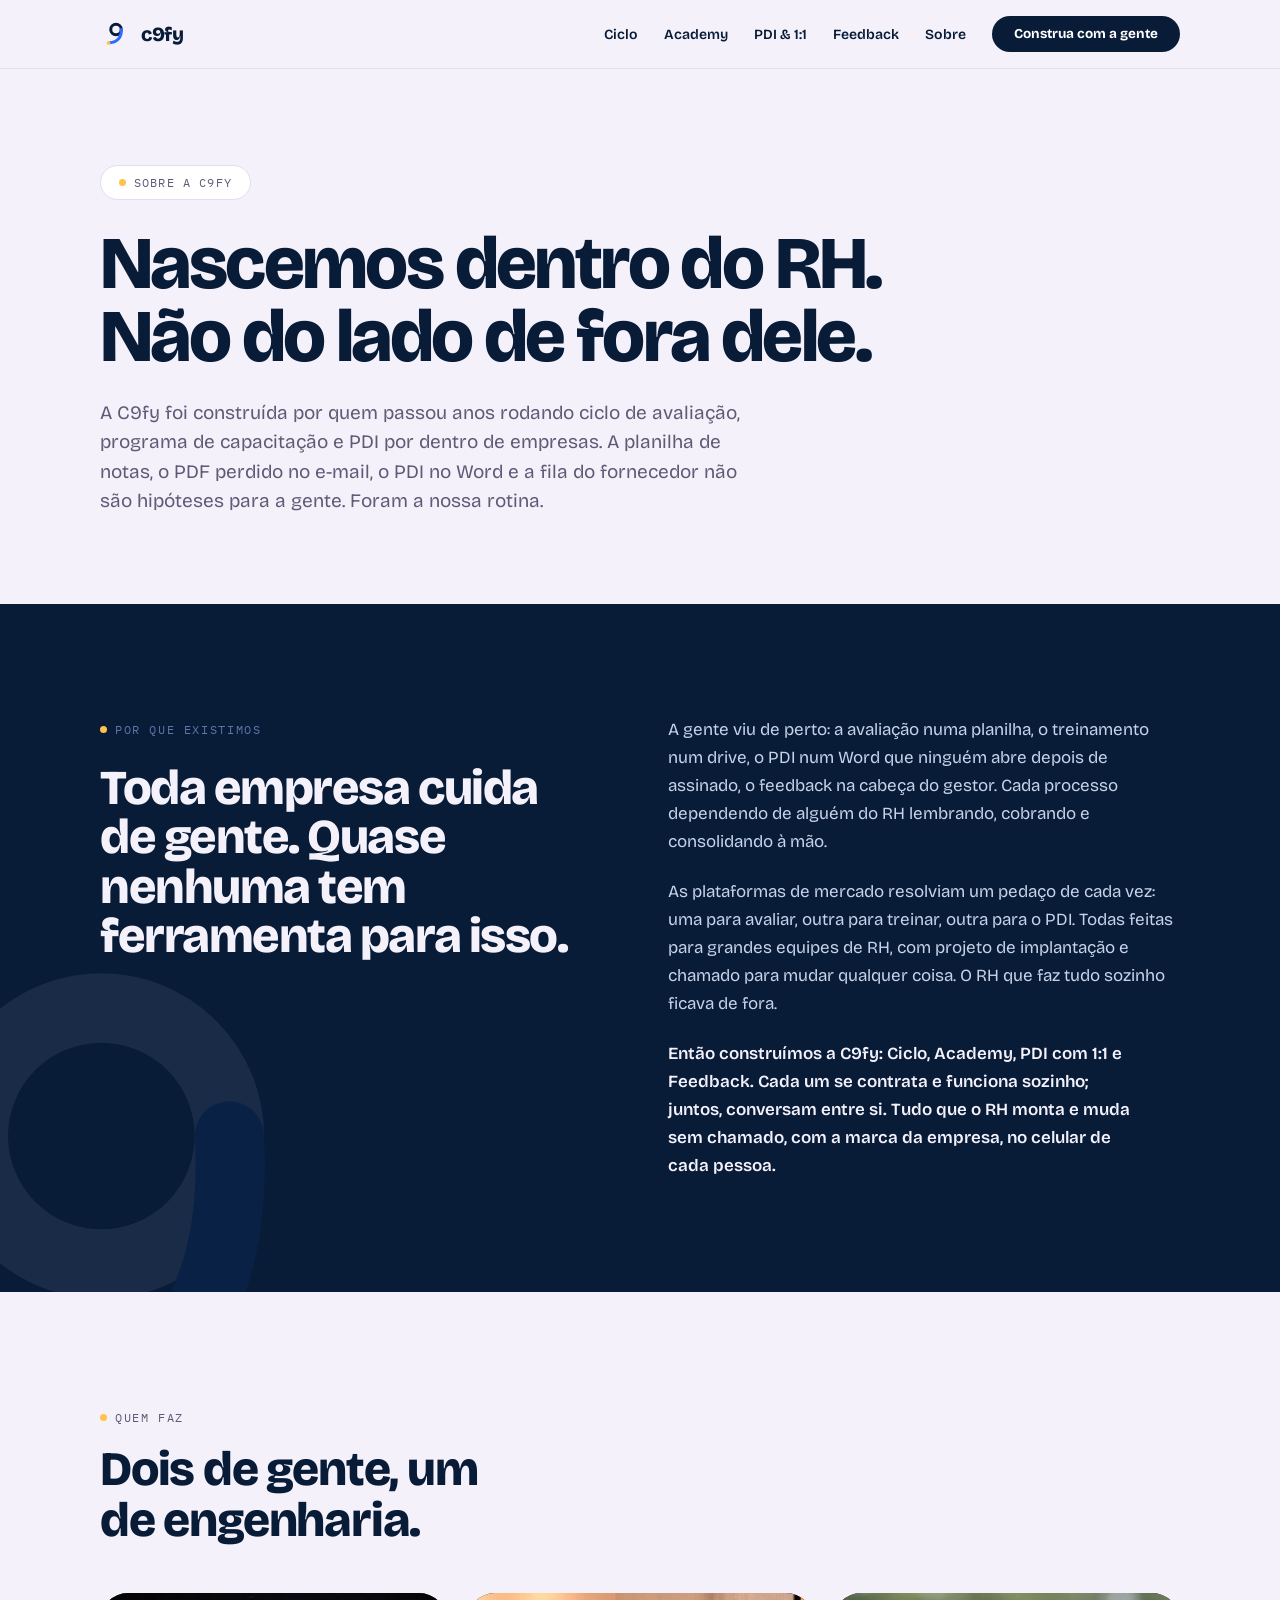
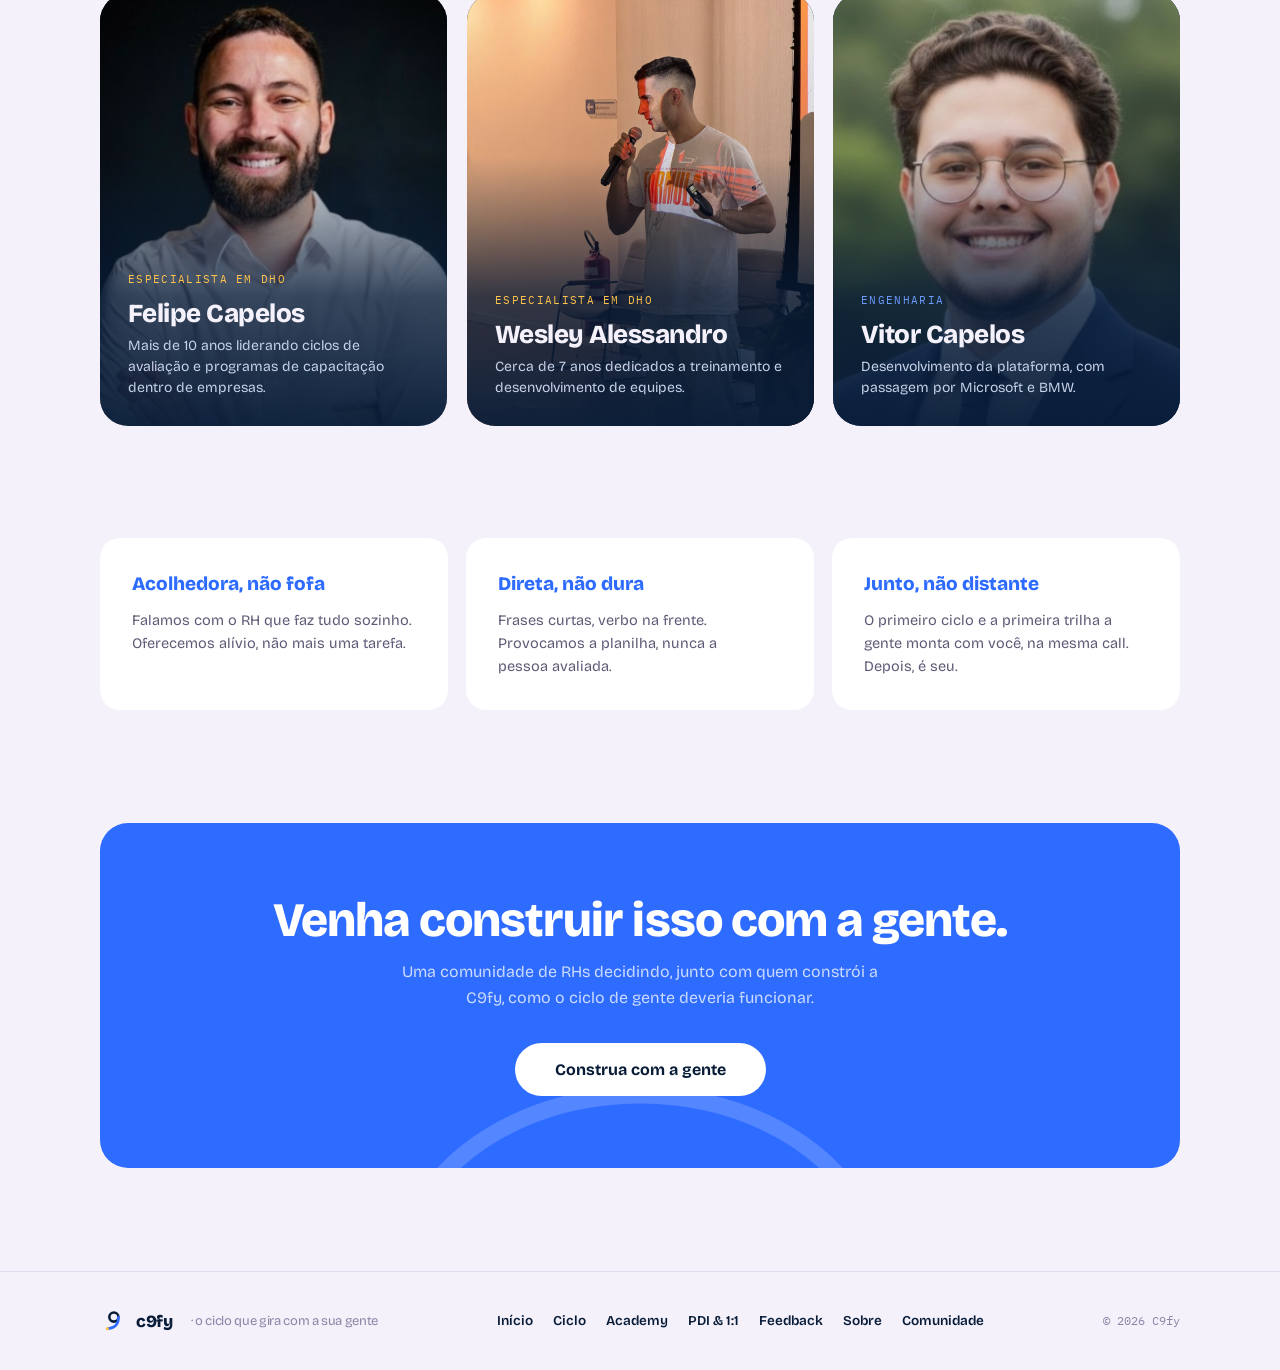
<file: sobre.html>
<!DOCTYPE html>
<html lang="pt-BR">
<head>
  <meta charset="utf-8">
  <meta name="viewport" content="width=device-width, initial-scale=1">
  <title>Sobre · C9fy</title>
  <meta name="description" content="A C9fy foi construída por quem passou anos rodando ciclo de avaliação, programa de capacitação e PDI por dentro de empresas. Conheça quem faz.">
  <meta property="og:type" content="website">
  <meta property="og:site_name" content="C9fy">
  <meta property="og:locale" content="pt_BR">
  <meta property="og:title" content="Sobre · C9fy">
  <meta property="og:description" content="A C9fy foi construída por quem passou anos rodando ciclo de avaliação, programa de capacitação e PDI por dentro de empresas. Conheça quem faz.">
  <meta property="og:url" content="https://c9fy.com/sobre.html">
  <meta property="og:image" content="https://c9fy.com/assets/og-image.png">
  <meta property="og:image:width" content="1200">
  <meta property="og:image:height" content="630">
  <meta name="twitter:card" content="summary_large_image">
  <meta name="theme-color" content="#F4F1FB">
  <link rel="icon" type="image/png" href="assets/favicon.png">
  <link rel="apple-touch-icon" href="assets/favicon.png">
  <link rel="preconnect" href="https://fonts.googleapis.com">
  <link rel="preconnect" href="https://fonts.gstatic.com" crossorigin>
  <link href="https://fonts.googleapis.com/css2?family=Bricolage+Grotesque:opsz,wght@12..96,400;12..96,500;12..96,600;12..96,700;12..96,800&amp;family=IBM+Plex+Mono:wght@500;600&amp;display=swap" rel="stylesheet">
  <link rel="stylesheet" href="styles.css">
  <noscript><style>.nav__links{display:flex!important;position:static!important;flex-direction:row!important;gap:8px 20px!important;padding:0!important;border:0!important;box-shadow:none!important}.nav__toggle{display:none!important}</style></noscript>
</head>
<body>
<header class="site-header">
  <nav class="container nav" aria-label="Principal">
    <a class="brand" href="index.html"><svg width="30" height="30" viewBox="0 0 120 120" aria-hidden="true" focusable="false"><circle cx="64" cy="42" r="21" fill="none" stroke="#081C38" stroke-width="12" stroke-linecap="round"></circle><path d="M 85 42 C 87 72 70 93 38 95" fill="none" stroke="#2E6BFF" stroke-width="12" stroke-linecap="round"></path><circle cx="34" cy="95.5" r="7.5" fill="#FFC24B"></circle></svg><span>c9fy</span></a>
    <button class="nav__toggle" type="button" aria-expanded="false" aria-controls="menu" aria-label="Abrir menu"><span></span><span></span><span></span></button>
    <ul class="nav__links" id="menu">
      <li><a href="produtos.html#ciclo">Ciclo</a></li>
      <li><a href="produtos.html#academy">Academy</a></li>
      <li><a href="produtos.html#pdi">PDI &amp; 1:1</a></li>
      <li><a href="produtos.html#feedback">Feedback</a></li>
      <li><a href="sobre.html" aria-current="page">Sobre</a></li>
      <li><a class="btn btn--navy" href="comunidade.html">Construa com a gente</a></li>
    </ul>
  </nav>
</header>
<main>
<section class="hero hero--sobre container">
  <span class="eyebrow eyebrow--pill">Sobre a C9fy</span>
  <h1 class="display">Nascemos dentro do RH. Não do lado de fora dele.</h1>
  <p class="lead">A C9fy foi construída por quem passou anos rodando ciclo de avaliação, programa de capacitação e PDI por dentro de empresas. A planilha de notas, o PDF perdido no e-mail, o PDI no Word e a fila do fornecedor não são hipóteses para a gente. Foram a nossa rotina.</p>
</section>

<section class="manifesto">
  <img class="manifesto__mark manifesto__mark--left" src="assets/marca-fundo.svg" alt="" aria-hidden="true">
  <div class="container manifesto__grid">
    <div>
      <span class="eyebrow eyebrow--light">Por que existimos</span>
      <h2 class="h2 h2--lg">Toda empresa cuida de gente. Quase nenhuma tem ferramenta para isso.</h2>
    </div>
    <div class="manifesto__stack">
      <p>A gente viu de perto: a avaliação numa planilha, o treinamento num drive, o PDI num Word que ninguém abre depois de assinado, o feedback na cabeça do gestor. Cada processo dependendo de alguém do RH lembrando, cobrando e consolidando à mão.</p>
      <p>As plataformas de mercado resolviam um pedaço de cada vez: uma para avaliar, outra para treinar, outra para o PDI. Todas feitas para grandes equipes de RH, com projeto de implantação e chamado para mudar qualquer coisa. O RH que faz tudo sozinho ficava de fora.</p>
      <p class="strong">Então construímos a C9fy: Ciclo, Academy, PDI com 1:1 e Feedback. Cada um se contrata e funciona sozinho; juntos, conversam entre si. Tudo que o RH monta e muda sem chamado, com a marca da empresa, no celular de cada pessoa.</p>
    </div>
  </div>
</section>

<section class="section container">
  <div class="section-head">
    <div>
      <span class="eyebrow">Quem faz</span>
      <h2 class="h2">Dois de gente, um de engenharia.</h2>
    </div>
  </div>
  <div class="grid-cards grid-cards--founders">
    <article class="founder" data-tilt="6">
      <img class="pos-felipe" src="assets/founder-felipe.jpeg" alt="Felipe Capelos">
      <div class="founder__body"><span class="founder__role">Especialista em DHO</span><h3>Felipe Capelos</h3><p>Mais de 10 anos liderando ciclos de avaliação e programas de capacitação dentro de empresas.</p></div>
    </article>
    <article class="founder" data-tilt="6">
      <img class="pos-wesley" src="assets/founder-wesley.jpeg" alt="Wesley Alessandro">
      <div class="founder__body"><span class="founder__role">Especialista em DHO</span><h3>Wesley Alessandro</h3><p>Cerca de 7 anos dedicados a treinamento e desenvolvimento de equipes.</p></div>
    </article>
    <article class="founder" data-tilt="6">
      <img class="pos-vitor" src="assets/founder-vitor.jpeg" alt="Vitor Capelos">
      <div class="founder__body"><span class="founder__role founder__role--electric">Engenharia</span><h3>Vitor Capelos</h3><p>Desenvolvimento da plataforma, com passagem por Microsoft e BMW.</p></div>
    </article>
  </div>
</section>

<section class="section container">
  <h2 class="sr-only">Como a gente trabalha</h2>
  <div class="grid-cards">
    <article class="card" data-tilt="7"><div class="glare" data-glare></div><h3 class="accent">Acolhedora, não fofa</h3><p>Falamos com o RH que faz tudo sozinho. Oferecemos alívio, não mais uma tarefa.</p></article>
    <article class="card" data-tilt="7"><div class="glare" data-glare></div><h3 class="accent">Direta, não dura</h3><p>Frases curtas, verbo na frente. Provocamos a planilha, nunca a pessoa avaliada.</p></article>
    <article class="card" data-tilt="7"><div class="glare" data-glare></div><h3 class="accent">Junto, não distante</h3><p>O primeiro ciclo e a primeira trilha a gente monta com você, na mesma call. Depois, é seu.</p></article>
  </div>
</section>

<section class="cta">
  <div class="container">
    <div class="cta__box" data-tilt="4"><div class="glare" data-glare></div>
      <img class="cta__arc" src="assets/arco.svg" alt="" aria-hidden="true">
      <h2>Venha construir isso com a gente.</h2>
      <p>Uma comunidade de RHs decidindo, junto com quem constrói a C9fy, como o ciclo de gente deveria funcionar.</p>
      <a class="btn btn--white" href="comunidade.html">Construa com a gente</a>
    </div>
  </div>
</section>
</main>
<footer class="site-footer">
  <div class="container footer">
    <a class="footer__brand" href="index.html"><svg width="26" height="26" viewBox="0 0 120 120" aria-hidden="true" focusable="false"><circle cx="64" cy="42" r="21" fill="none" stroke="#081C38" stroke-width="12" stroke-linecap="round"></circle><path d="M 85 42 C 87 72 70 93 38 95" fill="none" stroke="#2E6BFF" stroke-width="12" stroke-linecap="round"></path><circle cx="34" cy="95.5" r="7.5" fill="#FFC24B"></circle></svg><span>c9fy</span><span class="footer__tag">· o ciclo que gira com a sua gente</span></a>
    <ul class="footer__links">
      <li><a href="index.html">Início</a></li>
      <li><a href="produtos.html#ciclo">Ciclo</a></li>
      <li><a href="produtos.html#academy">Academy</a></li>
      <li><a href="produtos.html#pdi">PDI &amp; 1:1</a></li>
      <li><a href="produtos.html#feedback">Feedback</a></li>
      <li><a href="sobre.html">Sobre</a></li>
      <li><a href="comunidade.html">Comunidade</a></li>
    </ul>
    <span class="footer__copy">© 2026 C9fy</span>
  </div>
</footer>
<script src="script.js" defer></script>
</body>
</html>
</file>
<file: styles.css>
/* C9fy — folha de estilo compartilhada */
:root{
  --navy:#081C38;--navy-2:#0D2647;--electric:#2E6BFF;--electric-dark:#1F55D6;--electric-light:#6C9BFF;
  --honey:#FFC24B;--honey-dark:#F2B33A;--amber:#C97F1B;
  --lilac:#F4F1FB;--line:#E2DDF0;--lavender:#C9C2E2;
  --muted:#5F5B76;--muted-2:#8B85A6;--ink-2:#403C55;
  --ice:#C6D2E8;--steel:#9FB0D0;--slate:#5B76A8;--sky:#CBDBFF;
  --pale-blue:#E4EDFF;--pale-honey:#FFF9EE;
  --mono:'IBM Plex Mono',ui-monospace,monospace;
  --ease:cubic-bezier(.22,1,.36,1);
}
*,*::before,*::after{box-sizing:border-box}
html{scroll-behavior:smooth}
body{margin:0;background:var(--lilac);font-family:'Bricolage Grotesque',system-ui,sans-serif;color:var(--navy);-webkit-font-smoothing:antialiased;line-height:1.5}
a{color:var(--electric);text-decoration:none}
a:hover{text-decoration:underline}
::selection{background:var(--electric);color:#fff}
img{max-width:100%;display:block}
h1,h2,h3,p,ul,ol{margin:0}
ul,ol{padding:0;list-style:none}
b,strong{font-weight:700}
.sr-only{position:absolute;width:1px;height:1px;padding:0;margin:-1px;overflow:hidden;clip:rect(0,0,0,0);white-space:nowrap;border:0}
.mono{font-family:var(--mono)}
.container{max-width:1160px;margin:0 auto;padding-left:40px;padding-right:40px}
.accent{color:var(--electric)}

/* Cabeçalho */
.site-header{position:sticky;top:0;z-index:50;background:rgba(244,241,251,.85);backdrop-filter:blur(12px);-webkit-backdrop-filter:blur(12px);border-bottom:1px solid var(--line)}
.nav{display:flex;align-items:center;justify-content:space-between;gap:20px;padding-top:16px;padding-bottom:16px}
.brand{display:flex;align-items:center;gap:11px;color:var(--navy);font-weight:800;font-size:20px;letter-spacing:-.02em}
.brand:hover{text-decoration:none}
.brand svg{width:30px;height:30px;flex-shrink:0}
.nav__links{display:flex;align-items:center;gap:26px;font-size:14px;font-weight:600;flex-wrap:wrap;justify-content:flex-end}
.nav__links a{color:var(--navy)}
.nav__links .btn{color:#fff}
.nav__toggle{display:none;width:44px;height:44px;margin:-6px -8px -6px 0;padding:0;border:0;background:none;cursor:pointer;flex-direction:column;align-items:center;justify-content:center;gap:5px;border-radius:12px}
.nav__toggle span{display:block;width:22px;height:2px;background:var(--navy);border-radius:2px;transition:transform .2s var(--ease),opacity .2s}
.nav__toggle[aria-expanded="true"] span:nth-child(1){transform:translateY(7px) rotate(45deg)}
.nav__toggle[aria-expanded="true"] span:nth-child(2){opacity:0}
.nav__toggle[aria-expanded="true"] span:nth-child(3){transform:translateY(-7px) rotate(-45deg)}

/* Botões */
.btn{display:inline-flex;align-items:center;justify-content:center;gap:10px;font-weight:700;font-size:16px;padding:16px 36px;border-radius:100px;line-height:1.2;transition:background .2s var(--ease),border-color .2s var(--ease),transform .2s var(--ease)}
.btn:hover{text-decoration:none}
.btn:active{transform:scale(.98)}
.btn--primary{background:var(--electric);color:#fff;box-shadow:0 8px 24px rgba(46,107,255,.28)}
.btn--primary:hover{background:var(--electric-dark)}
.btn--outline{background:#fff;color:var(--navy);border:1.5px solid var(--line);padding:16px 28px}
.btn--outline:hover{border-color:var(--navy)}
.btn--navy{background:var(--navy);color:#fff;padding:10px 22px;font-size:13.5px}
.btn--navy:hover{background:var(--navy-2)}
.btn--honey{background:var(--honey);color:var(--navy);padding:17px 40px}
.btn--honey:hover{background:var(--honey-dark)}
.btn--white{background:#fff;color:var(--navy);padding:17px 40px}
.btn--white:hover{background:var(--lilac)}
.btn--ghost{color:#fff;border:1.5px solid rgba(255,255,255,.45);padding:17px 30px}
.btn--ghost:hover{border-color:#fff}
.btn img{width:20px;height:20px}

/* Etiquetas e títulos */
.eyebrow{display:inline-flex;align-items:center;gap:8px;font-family:var(--mono);font-size:11.5px;letter-spacing:.14em;text-transform:uppercase;color:var(--muted)}
.eyebrow::before{content:"";width:7px;height:7px;border-radius:50%;background:var(--honey);flex-shrink:0}
.eyebrow--pill{background:#fff;border:1.5px solid var(--line);padding:8px 18px;border-radius:100px;letter-spacing:.1em}
.eyebrow--light{color:var(--slate)}
.eyebrow--sky{color:var(--sky)}
.display{font-size:clamp(46px,6vw,84px);font-weight:800;letter-spacing:-.035em;line-height:.98;text-wrap:balance}
.h2{font-size:clamp(30px,3.8vw,48px);font-weight:800;letter-spacing:-.025em;line-height:1.05;text-wrap:balance}
.h2--xl{font-size:clamp(32px,4.6vw,64px);letter-spacing:-.03em;line-height:1.02}
.h2--lg{font-size:clamp(30px,3.8vw,52px);letter-spacing:-.03em;line-height:1.02}
.h2--md{font-size:clamp(28px,3.4vw,44px)}
.h2--feature{font-size:clamp(26px,3vw,40px);line-height:1.08}
.h2--marca{font-size:clamp(30px,4vw,52px);letter-spacing:-.03em;line-height:1.02}
.lead{font-size:19px;line-height:1.55;color:var(--muted);text-wrap:pretty}
.text{font-size:16px;line-height:1.65;color:var(--muted);text-wrap:pretty}
.tag{font-family:var(--mono);font-size:12px;letter-spacing:.14em;color:var(--amber)}
.tag--electric{color:var(--electric)}
.badge{font-family:var(--mono);font-size:10px;letter-spacing:.08em;color:var(--muted);background:var(--lilac);border:1.5px solid var(--line);padding:4px 10px;border-radius:100px;white-space:nowrap}
.badge--white{background:#fff}
.badge--live{color:#fff;background:var(--electric);border-color:var(--electric)}
.hint{font-family:var(--mono);font-size:11.5px;color:var(--muted-2);letter-spacing:.08em}

/* Hero */
.hero{padding-top:96px;padding-bottom:80px}
.hero__grid{display:grid;grid-template-columns:repeat(auto-fit,minmax(min(100%,420px),1fr));gap:56px;align-items:center}
.hero h1{margin:28px 0 24px}
.hero .lead{max-width:540px;margin-bottom:34px}
.actions{display:flex;gap:14px;flex-wrap:wrap;align-items:center}
.hero--center{text-align:center;padding-top:88px;padding-bottom:56px}
.hero--center h1{font-size:clamp(40px,5.4vw,72px);line-height:1;margin:28px auto 22px;max-width:820px}
.hero--center .lead{font-size:18px;line-height:1.6;max-width:600px;margin:0 auto 40px}
.hero--sobre{padding-bottom:88px}
.hero--sobre h1{font-size:clamp(42px,5.8vw,80px);max-width:900px}
.hero--sobre .lead{max-width:640px;margin-bottom:0}
.pills{display:flex;gap:10px;justify-content:center;flex-wrap:wrap}
.pill{display:inline-flex;align-items:center;gap:8px;background:#fff;border:1.5px solid var(--line);color:var(--navy);font-weight:700;font-size:14.5px;padding:12px 22px;border-radius:100px;transition:border-color .2s var(--ease)}
.pill:hover{border-color:var(--navy);text-decoration:none}
.pill__dot{width:9px;height:9px;border-radius:50%;background:var(--honey)}
.pill__dot--electric{background:var(--electric)}

/* Pilha de cards do hero */
.stack{position:relative;aspect-ratio:1;width:100%;max-width:500px;margin:0 auto}
.stack__inner{position:absolute;inset:0;transform-style:preserve-3d}
.stack__ring{position:absolute;inset:0;width:100%;height:100%;transform:translateZ(-40px)}
.stack__card--b{transform:translateZ(50px) rotate(5deg)}
.stack__card--c{transform:translateZ(100px) rotate(-3deg)}
.chip{transform:translateZ(120px)}
.glare{position:absolute;inset:0;pointer-events:none;opacity:0;transition:opacity .3s;border-radius:inherit;z-index:2}
[data-tilt]{will-change:transform}
.card,.logo-card,.mock,.mock--dark,.phone,.band,.cta__box{position:relative;overflow:hidden}
.stack__card{position:absolute;background:#fff;border:1.5px solid var(--line);border-radius:20px;padding:22px}
.stack__card--a{left:4%;top:8%;width:60%;transform:rotate(-7deg);box-shadow:0 24px 60px rgba(8,28,56,.10)}
.stack__card--b{right:2%;top:38%;width:62%;transform:translateZ(50px) rotate(5deg);box-shadow:0 30px 70px rgba(8,28,56,.12)}
.stack__card--c{left:10%;bottom:8%;width:66%;background:var(--navy);border:0;padding:24px;transform:translateZ(100px) rotate(-3deg);box-shadow:0 40px 90px rgba(8,28,56,.28)}
.stack--wide .stack__card--a{width:62%}
.stack__label{font-family:var(--mono);font-size:10px;color:var(--muted-2);letter-spacing:.12em;margin-bottom:10px}
.stack__label--amber{color:var(--amber)}
.stack__label--honey{color:var(--honey)}
.stack__title{font-weight:800;font-size:18px;letter-spacing:-.02em;line-height:1.15;margin-bottom:14px}
.stack__title--quote{font-size:17px;line-height:1.2;margin-bottom:12px}
.stack__card--c .stack__title{font-size:20px;line-height:1.1;color:var(--lilac);margin-bottom:16px}
.stack__meta{display:flex;align-items:center;gap:8px;font-family:var(--mono);font-size:10.5px;color:var(--muted-2)}
.stack__note{font-family:var(--mono);font-size:10px;color:var(--steel)}
.stack__ok{display:inline-block;font-family:var(--mono);font-size:10px;color:var(--electric-dark);background:var(--pale-blue);padding:4px 10px;border-radius:100px}
.sq{width:26px;height:26px;border-radius:8px;background:var(--electric);flex-shrink:0}
.segs{display:flex;gap:6px}
.segs span{flex:1;height:6px;border-radius:100px;background:var(--line)}
.segs .on{background:var(--electric)}
.segs .on--honey{flex:3;background:var(--honey)}
.bar{height:7px;background:var(--navy-2);border-radius:100px;overflow:hidden;margin-bottom:8px}
.bar span{display:block;height:100%;background:var(--electric)}
.bar .w55{width:55%}
.chip{position:absolute;right:0;bottom:30%;background:#fff;border:1.5px solid var(--line);border-radius:16px;padding:12px 16px;box-shadow:0 18px 40px rgba(8,28,56,.14);display:flex;align-items:center;gap:10px;animation:flutua 5s ease-in-out infinite}
.chip img{width:18px;height:18px;flex-shrink:0}
.chip strong{display:block;font-size:13px}
.chip small{display:block;font-family:var(--mono);font-size:10px;color:var(--muted-2)}
@keyframes flutua{0%,100%{transform:translateZ(120px) translateY(0)}50%{transform:translateZ(120px) translateY(-10px)}}

/* Faixa navy (manifesto) */
.manifesto{background:var(--navy);padding:112px 0;position:relative;overflow:hidden}
.manifesto__mark{position:absolute;right:-220px;top:-200px;width:720px;height:720px;opacity:.07;pointer-events:none}
.manifesto__mark--left{right:auto;top:auto;left:-240px;bottom:-260px;width:640px;height:640px}
.manifesto .container{position:relative}
.manifesto h2{color:var(--lilac);margin:24px 0 40px;max-width:900px}
.manifesto__cols{display:grid;grid-template-columns:repeat(auto-fit,minmax(260px,1fr));gap:20px}
.manifesto__grid{display:grid;grid-template-columns:repeat(auto-fit,minmax(280px,1fr));gap:56px}
.manifesto__grid h2{margin-bottom:0}
.manifesto__stack{display:flex;flex-direction:column;gap:22px}
.manifesto p{font-size:17px;line-height:1.65;color:var(--ice);text-wrap:pretty}
.manifesto p.strong{color:var(--lilac);font-weight:600}

/* Seções */
.section{padding-top:112px}
.section--pb{padding-bottom:112px}
.section-head{display:flex;align-items:end;justify-content:space-between;gap:24px;flex-wrap:wrap;margin-bottom:48px}
.section-head h2{margin-top:16px;max-width:640px}
.grid-cards{display:grid;grid-template-columns:repeat(auto-fit,minmax(260px,1fr));gap:18px}
.grid-cards--wide{grid-template-columns:repeat(auto-fit,minmax(280px,1fr))}
.grid-cards--founders{gap:20px}

/* Cards que viram */
.flip{position:relative;min-height:300px;cursor:pointer;perspective:1100px;outline:none;border-radius:20px}
.flip__inner{position:relative;height:100%;transform-style:preserve-3d;transition:transform .7s var(--ease)}
.flip:hover .flip__inner,.flip:focus-visible .flip__inner,.flip:has(:focus-visible) .flip__inner,.flip.is-flipped .flip__inner{transform:rotateY(180deg)}
.flip__face{border-radius:20px;padding:30px;display:flex;flex-direction:column;justify-content:space-between;backface-visibility:hidden;-webkit-backface-visibility:hidden}
.flip__front{position:relative;min-height:300px;background:#fff}
.flip__back{position:absolute;inset:0;transform:rotateY(180deg);background:var(--honey);color:var(--navy)}
.flip__back--electric{background:var(--electric);color:#fff}
.flip__top{display:flex;align-items:center;justify-content:space-between;gap:10px}
.flip h3{font-weight:800;font-size:26px;letter-spacing:-.02em;line-height:1.1}
.flip__turn{font-family:var(--mono);font-size:10.5px;color:var(--lavender);margin-top:18px}
.flip__back .tag{font-size:11px;color:var(--navy)}
.flip__back--electric .tag{color:var(--honey)}
.flip__back p{font-size:15.5px;line-height:1.6;margin-bottom:16px;text-wrap:pretty}
.flip__back a{color:inherit;font-weight:700;font-size:14px}
.flip__list{display:flex;flex-direction:column;gap:8px;font-size:14.5px;line-height:1.5}

/* Blocos navy arredondados */
.band{background:var(--navy);border-radius:28px;padding:64px;position:relative;overflow:hidden}
.band__mark{position:absolute;right:-180px;bottom:-200px;width:560px;height:560px;opacity:.08;pointer-events:none}
.band__grid{display:grid;grid-template-columns:repeat(auto-fit,minmax(280px,1fr));gap:48px;align-items:center;position:relative}
.band h2{color:var(--lilac);margin:20px 0 18px}
.band p{font-size:16.5px;line-height:1.65;color:var(--ice);text-wrap:pretty}
.band p.mb{margin-bottom:24px;font-size:16px}
.band__side{display:flex;flex-direction:column;gap:14px}
.band__side .btn{margin-top:10px;align-self:flex-start}
.checklist{display:flex;flex-direction:column;gap:10px;font-size:14.5px;color:var(--ice)}
.checklist--muted{color:var(--muted);gap:8px}

/* Passos */
.steps-head{display:grid;grid-template-columns:repeat(auto-fit,minmax(280px,1fr));gap:48px;align-items:end;margin-bottom:56px}
.steps-head h2{margin-top:16px}
.steps-head p{font-size:16.5px;color:var(--muted);line-height:1.65;text-wrap:pretty}
.step{border-top:2px solid var(--navy);padding-top:24px}
.step__num{font-family:var(--mono);font-size:12px;color:var(--electric);letter-spacing:.14em;margin-bottom:14px}
.step h3{font-weight:800;font-size:22px;letter-spacing:-.02em;margin-bottom:10px}
.step p{font-size:15px;color:var(--muted);line-height:1.6;text-wrap:pretty}

/* Celular */
.phone-wrap{display:flex;justify-content:center}
.phone{width:300px;max-width:100%;background:var(--lilac);border-radius:36px;padding:14px;box-shadow:0 40px 90px rgba(0,0,0,.35)}
.phone__screen{background:#fff;border-radius:26px;overflow:hidden}
.phone__head{padding:20px 20px 14px}
.phone__greet{font-family:var(--mono);font-size:10px;color:var(--muted-2);letter-spacing:.1em;margin-bottom:6px}
.phone__title{font-weight:800;font-size:18px;letter-spacing:-.02em}
.phone__brand{background:var(--electric);padding:22px 20px 18px}
.phone__app{display:flex;align-items:center;gap:8px;margin-bottom:14px;font-weight:800;font-size:13px;color:#fff;letter-spacing:-.01em}
.phone__app span{width:24px;height:24px;border-radius:7px;background:#fff}
.phone__brand .phone__title{color:#fff;line-height:1.15}
.phone__feature{margin:0 20px;background:var(--navy);border-radius:16px;padding:16px}
.phone__feature .lbl{font-family:var(--mono);font-size:9.5px;color:var(--honey);letter-spacing:.1em;margin-bottom:8px}
.phone__feature .ttl{font-weight:700;font-size:14px;color:var(--lilac);line-height:1.3;margin-bottom:12px}
.phone__feature .bar{height:6px;margin-bottom:6px}
.phone__feature .note{font-family:var(--mono);font-size:9.5px;color:var(--steel)}
.phone__section{padding:18px 20px 6px;font-weight:700;font-size:13px}
.phone__list{padding:0 20px 20px;display:flex;flex-direction:column;gap:8px}
.prow{display:flex;align-items:center;gap:10px;background:var(--lilac);border-radius:12px;padding:10px 12px}
.prow__ic{width:32px;height:32px;border-radius:9px;flex-shrink:0;background:var(--electric)}
.prow__ic--honey{background:var(--honey)}
.prow__ic--navy{background:var(--navy)}
.prow__body{flex:1;min-width:0}
.prow__name{font-size:12.5px;font-weight:700}
.prow__meta{font-family:var(--mono);font-size:9.5px;color:var(--muted-2)}
.prow__end{font-family:var(--mono);font-size:9.5px;color:var(--amber);white-space:nowrap}
.prow__end--electric{color:var(--electric)}
.phone__tabs{border-top:1px solid var(--line);padding:12px 20px;display:flex;justify-content:space-around;font-family:var(--mono);font-size:9.5px;color:var(--muted-2)}
.phone__tabs .on{color:var(--electric)}

/* Cards simples */
.card{background:#fff;border-radius:20px;padding:32px}
.card__icon{width:44px;height:44px;border-radius:12px;background:var(--lilac);display:flex;align-items:center;justify-content:center;margin-bottom:20px}
.card__icon img{width:20px;height:20px}
.card__kicker{font-family:var(--mono);font-size:11px;color:var(--electric);letter-spacing:.14em;margin-bottom:16px}
.card h3{font-weight:800;font-size:19px;margin-bottom:8px}
.card h3.accent{margin-bottom:10px}
.card p{font-size:14.5px;color:var(--muted);line-height:1.6;text-wrap:pretty}

/* CTA */
.cta{padding-top:112px;padding-bottom:104px}
.cta--tight{padding-top:0}
.cta__box{background:var(--electric);border-radius:28px;padding:72px 64px;text-align:center;position:relative;overflow:hidden}
.cta__box>*{position:relative}
.cta__arc{position:absolute;left:50%;bottom:-60px;transform:translateX(-50%);width:480px;height:210px;opacity:.18;pointer-events:none}
.cta h2{font-size:clamp(30px,4vw,48px);font-weight:800;letter-spacing:-.02em;line-height:1.05;color:#fff;margin:0 0 14px;text-wrap:balance}
.cta .eyebrow+h2{margin-top:20px}
.cta p{font-size:16px;color:var(--sky);line-height:1.6;margin:0 auto 32px;max-width:480px}
.cta p.w{max-width:520px}
.cta__actions{display:flex;gap:12px;justify-content:center;flex-wrap:wrap}

/* Rodapé */
.site-footer{border-top:1.5px solid var(--line);padding:36px 0}
.footer{display:flex;align-items:center;justify-content:space-between;gap:20px;flex-wrap:wrap}
.footer__brand{display:flex;align-items:center;gap:10px;font-weight:800;font-size:17px;letter-spacing:-.02em;color:var(--navy);flex-wrap:wrap}
.footer__brand svg{width:26px;height:26px}
.footer__tag{font-size:13px;color:var(--muted-2);margin-left:8px;font-weight:400}
.footer__links{display:flex;gap:20px;font-size:13.5px;font-weight:600;flex-wrap:wrap}
.footer__links a{color:var(--navy)}
.footer__copy{font-family:var(--mono);font-size:12px;color:var(--muted-2)}

/* Produtos: seções de produto */
.feature{padding-top:112px}
.feature--first{padding-top:64px}
.feature__grid{display:grid;grid-template-columns:repeat(auto-fit,minmax(300px,1fr));gap:56px;align-items:center}
.feature__grid--flip .feature__text{order:2}
.feature__grid--flip .mock{order:1}
.feature__meta{display:flex;align-items:center;gap:10px;margin-bottom:14px;flex-wrap:wrap}
.feature h2{margin-bottom:16px}
.feature .text{margin-bottom:20px}
.mock{background:#fff;border:1.5px solid var(--line);border-radius:24px;box-shadow:0 30px 70px rgba(8,28,56,.10);overflow:hidden}
.mock--dark{background:var(--navy);border:0;padding:26px;box-shadow:0 30px 70px rgba(8,28,56,.20)}
.mock__head{display:flex;align-items:center;justify-content:space-between;gap:10px;padding:16px 22px;border-bottom:1px solid var(--line);font-weight:700;font-size:14px}
.pill-tag{font-family:var(--mono);font-size:10.5px;padding:5px 12px;border-radius:100px;white-space:nowrap}
.pill-tag--navy{background:var(--navy);color:#fff}
.pill-tag--amber{background:var(--pale-honey);color:var(--amber)}
.pill-tag--honey{background:var(--honey);color:var(--navy)}
.pill-tag--electric{background:var(--electric);color:#fff;font-size:11px;padding:6px 14px}
.mock__body{padding:20px 22px;display:grid;grid-template-columns:repeat(auto-fit,minmax(200px,1fr));gap:20px;align-items:start}
.mock__lbl{font-family:var(--mono);font-size:9.5px;color:var(--muted-2);letter-spacing:.1em;margin-bottom:10px}
.ninebox{display:grid;grid-template-columns:repeat(3,1fr);gap:6px}
.ninebox div{aspect-ratio:1;border-radius:9px;background:var(--lilac);display:flex;align-items:center;justify-content:center;gap:3px}
.ninebox .hi{background:var(--pale-blue)}
.ninebox .warm{background:var(--pale-honey)}
.dotp{width:16px;height:16px;border-radius:50%;background:var(--electric)}
.dotp--navy{background:var(--navy)}
.dotp--honey{background:var(--honey);border:2px dashed var(--amber)}
.stages{display:flex;flex-direction:column;gap:8px}
.stages .mock__lbl{margin-bottom:2px}
.stage{display:flex;align-items:center;gap:10px;padding:9px 12px;background:var(--lilac);border-radius:10px;font-size:12.5px;font-weight:700}
.stage .mono{font-size:10px;color:var(--muted-2)}
.stage .st{color:var(--electric)}
.stage .name{flex:1}
.stage--now{background:var(--pale-blue);border:1.5px solid var(--electric)}
.stage--now .mono{color:var(--electric)}
.stage--next .st{color:var(--lavender)}
.stage--next .name{color:var(--muted-2)}
.trail__head{display:flex;align-items:center;justify-content:space-between;gap:12px;margin-bottom:18px;flex-wrap:wrap}
.trail__lbl{font-family:var(--mono);font-size:10px;color:var(--honey);letter-spacing:.12em;margin-bottom:6px}
.trail__title{font-weight:800;font-size:18px;color:var(--lilac);letter-spacing:-.02em}
.trail__list{display:flex;flex-direction:column;gap:8px}
.trail__item{display:flex;align-items:center;gap:12px;background:var(--navy-2);border-radius:12px;padding:12px 14px;font-size:13.5px;font-weight:700;color:var(--lilac)}
.trail__item .n{font-family:var(--mono);font-size:10px;color:var(--steel);width:18px;flex-shrink:0}
.trail__item .name{flex:1}
.trail__item .dur{font-family:var(--mono);font-size:10px;color:var(--steel);font-weight:500;white-space:nowrap}
.trail__item--drop{border:1.5px dashed var(--electric);color:var(--steel)}
.trail__foot{display:flex;gap:16px;margin-top:18px;font-family:var(--mono);font-size:10.5px;color:var(--steel);flex-wrap:wrap}
.pdi__list{padding:18px 22px 0;display:flex;flex-direction:column;gap:8px}
.goal{display:flex;align-items:center;gap:12px;padding:12px 14px;background:var(--lilac);border-radius:12px;font-size:13.5px;font-weight:700}
.goal .name{flex:1}
.goal .when{font-family:var(--mono);font-size:10px;color:var(--muted-2);font-weight:500;white-space:nowrap}
.goal .when--electric{color:var(--electric)}
.goal .when--amber{color:var(--amber)}
.goal--open{background:var(--pale-honey);border:1.5px solid var(--honey)}
.tick{width:22px;height:22px;border-radius:50%;background:var(--electric);color:#fff;display:inline-flex;align-items:center;justify-content:center;font-size:11px;font-weight:800;flex-shrink:0}
.tick--open{background:transparent;border:2px solid var(--amber)}
.agenda{margin:18px 22px 22px;background:var(--navy);border-radius:16px;padding:16px 18px}
.agenda__head{display:flex;align-items:center;justify-content:space-between;gap:10px;margin-bottom:10px;font-family:var(--mono);font-size:10px}
.agenda__head .lbl{color:var(--honey);letter-spacing:.12em}
.agenda__head .who{color:var(--steel)}
.agenda ol{display:flex;flex-direction:column;gap:6px;font-size:12.5px;color:var(--lilac)}
.agenda li{display:flex;gap:8px}
.agenda li span{color:var(--steel)}
.fb__list{padding:18px 22px 22px;display:flex;flex-direction:column;gap:10px}
.fb{background:var(--lilac);border-radius:14px;padding:14px 16px}
.fb__head{display:flex;align-items:center;gap:10px;margin-bottom:8px;font-size:13px;font-weight:700}
.fb__head .name{flex:1}
.avatar{width:28px;height:28px;border-radius:50%;background:var(--electric);color:#fff;display:inline-flex;align-items:center;justify-content:center;font-weight:800;font-size:11px;flex-shrink:0}
.avatar--honey{background:var(--honey);color:var(--navy)}
.fb__kind{font-family:var(--mono);font-size:10px;padding:3px 9px;border-radius:100px;color:var(--electric);background:var(--pale-blue);font-weight:500;white-space:nowrap}
.fb__kind--amber{color:var(--amber);background:var(--pale-honey)}
.fb p{font-size:13px;line-height:1.55;color:var(--ink-2)}
.fb__meta{font-family:var(--mono);font-size:9.5px;color:var(--muted-2);margin-top:8px}
.fb__ask{display:flex;align-items:center;gap:12px;padding:11px 14px;border:1.5px dashed var(--lavender);border-radius:12px;font-size:12.5px;color:var(--muted-2)}
.fb__ask span:first-child{flex:1}
.fb__ask .mono{font-size:10px}
.marca{background:var(--navy);margin-top:112px;padding:112px 0}
.marca .tag{display:block;color:var(--slate);margin-bottom:14px}
.marca h2{color:var(--lilac);margin-bottom:20px}
.marca .text{color:var(--ice);font-size:16.5px;margin-bottom:24px}
.tiles{display:grid;grid-template-columns:repeat(auto-fit,minmax(200px,1fr));gap:12px}
.tile{background:var(--navy-2);border-radius:16px;padding:20px}
.tile h3{font-weight:700;font-size:15px;color:var(--lilac);margin-bottom:6px}
.tile p{font-size:13.5px;color:var(--steel);line-height:1.55}

/* Sobre */
.name__grid{display:grid;grid-template-columns:repeat(auto-fit,minmax(280px,1fr));gap:48px;align-items:center}
.name__grid h2{margin:20px 0 20px;text-wrap:initial}
.letters{display:flex;flex-direction:column;gap:14px;font-size:15.5px;line-height:1.6;color:var(--muted)}
.letter{display:flex;gap:16px}
.letter b{color:var(--navy)}
.letter__glyph{font-weight:800;font-size:22px;color:var(--navy);width:36px;flex-shrink:0;line-height:1.1}
.letter__glyph--electric{color:var(--electric)}
.logo-card{background:#fff;border-radius:24px;padding:56px;display:flex;align-items:center;justify-content:center;gap:28px;flex-wrap:wrap}
.logo-card svg{width:104px;height:104px}
.logo-card span{font-weight:800;font-size:clamp(48px,6vw,72px);letter-spacing:-.03em;line-height:1}
.founder{position:relative;border-radius:28px;overflow:hidden;background:var(--navy);aspect-ratio:4/5}
.founder img{position:absolute;inset:0;width:100%;height:100%;object-fit:cover}
.founder img.pos-felipe{object-position:50% 22%}
.founder img.pos-wesley{object-position:58% 12%}
.founder img.pos-vitor{object-position:50% 20%}
.founder::after{content:"";position:absolute;inset:0;background:linear-gradient(to top,rgba(8,28,56,.96) 0%,rgba(8,28,56,.80) 30%,rgba(8,28,56,.10) 62%,rgba(8,28,56,0) 100%)}
.founder__body{position:absolute;left:28px;right:28px;bottom:28px;z-index:1}
.founder__role{font-family:var(--mono);font-size:11px;color:var(--honey);letter-spacing:.12em;text-transform:uppercase}
.founder__role--electric{color:var(--electric-light)}
.founder h3{font-size:26px;font-weight:800;color:var(--lilac);letter-spacing:-.02em;line-height:1.05;margin:10px 0 8px}
.founder p{font-size:14px;line-height:1.5;color:var(--ice)}

/* Menu mobile */
@media (max-width:860px){
  .nav__toggle{display:flex}
  .nav__links{display:none;position:absolute;left:0;right:0;top:100%;flex-direction:column;align-items:stretch;gap:0;background:var(--lilac);border-bottom:1px solid var(--line);padding:8px 20px 20px;box-shadow:0 24px 60px rgba(8,28,56,.10)}
  .nav__links.is-open{display:flex}
  .nav__links a{display:block;padding:12px 0;font-size:16px}
  .nav__links .btn{margin-top:10px;padding:14px 22px;font-size:15px;text-align:center}
}

/* Telas pequenas */
@media (max-width:720px){
  .container{padding-left:20px;padding-right:20px}
  .hero{padding-top:64px;padding-bottom:56px}
  .hero--center{padding-top:64px;padding-bottom:40px}
  .hero--sobre{padding-bottom:64px}
  .section,.feature{padding-top:80px}
  .feature--first{padding-top:48px}
  .manifesto,.marca{padding:80px 0}
  .marca{margin-top:80px}
  .cta{padding-top:80px;padding-bottom:72px}
  .cta--tight{padding-top:0}
  .band{padding:32px 24px;border-radius:24px}
  .cta__box{padding:48px 24px;border-radius:24px}
  .display,.hero--center h1,.hero--sobre h1{font-size:clamp(36px,11vw,84px)}
  .h2--xl{font-size:clamp(30px,8.5vw,64px)}
  .logo-card{padding:32px 24px;gap:20px}
  .btn{padding:14px 26px;font-size:15px}
  .btn--navy{padding:10px 22px;font-size:13.5px}
  .section-head .hint{display:none}
  .flip__face{padding:24px}
  .card{padding:26px}
}

@media (prefers-reduced-motion:reduce){
  html{scroll-behavior:auto}
  .chip{animation:none}
  .flip__inner,.btn,.pill{transition:none}
}
</file>
